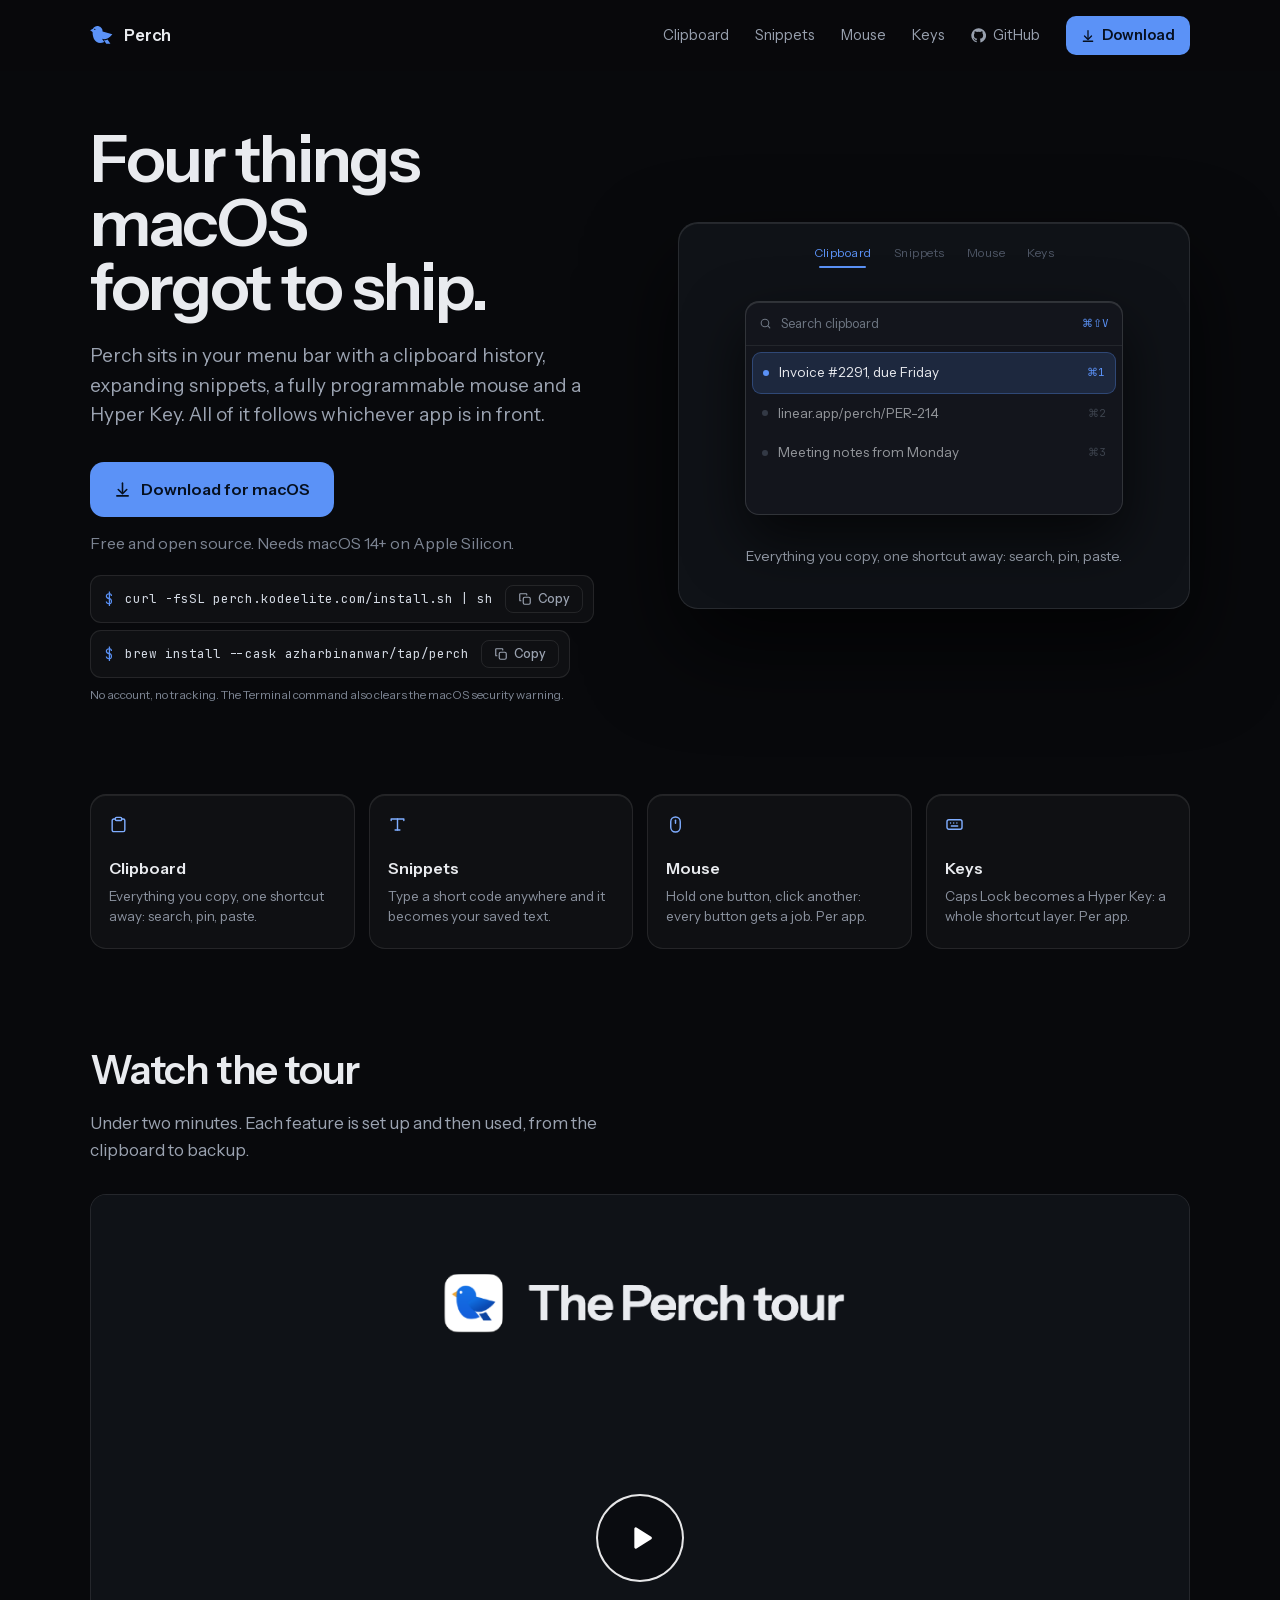
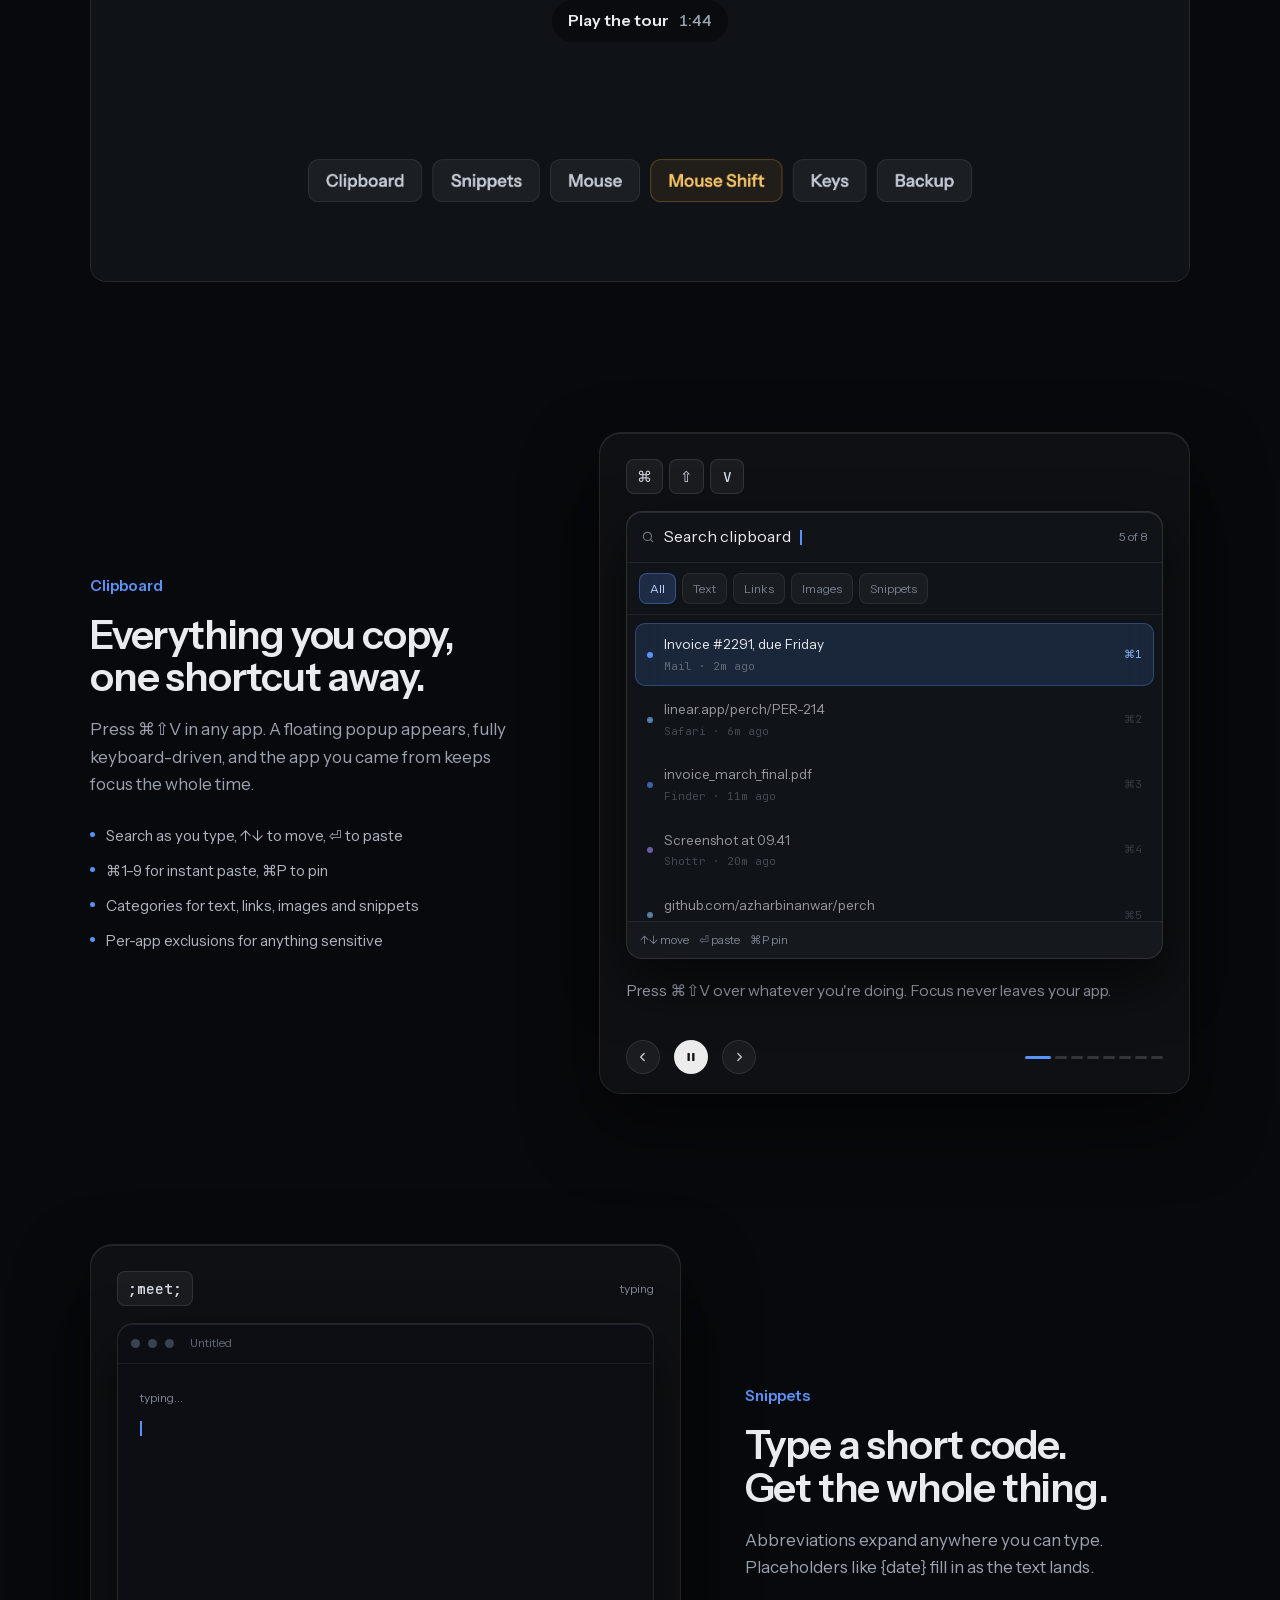
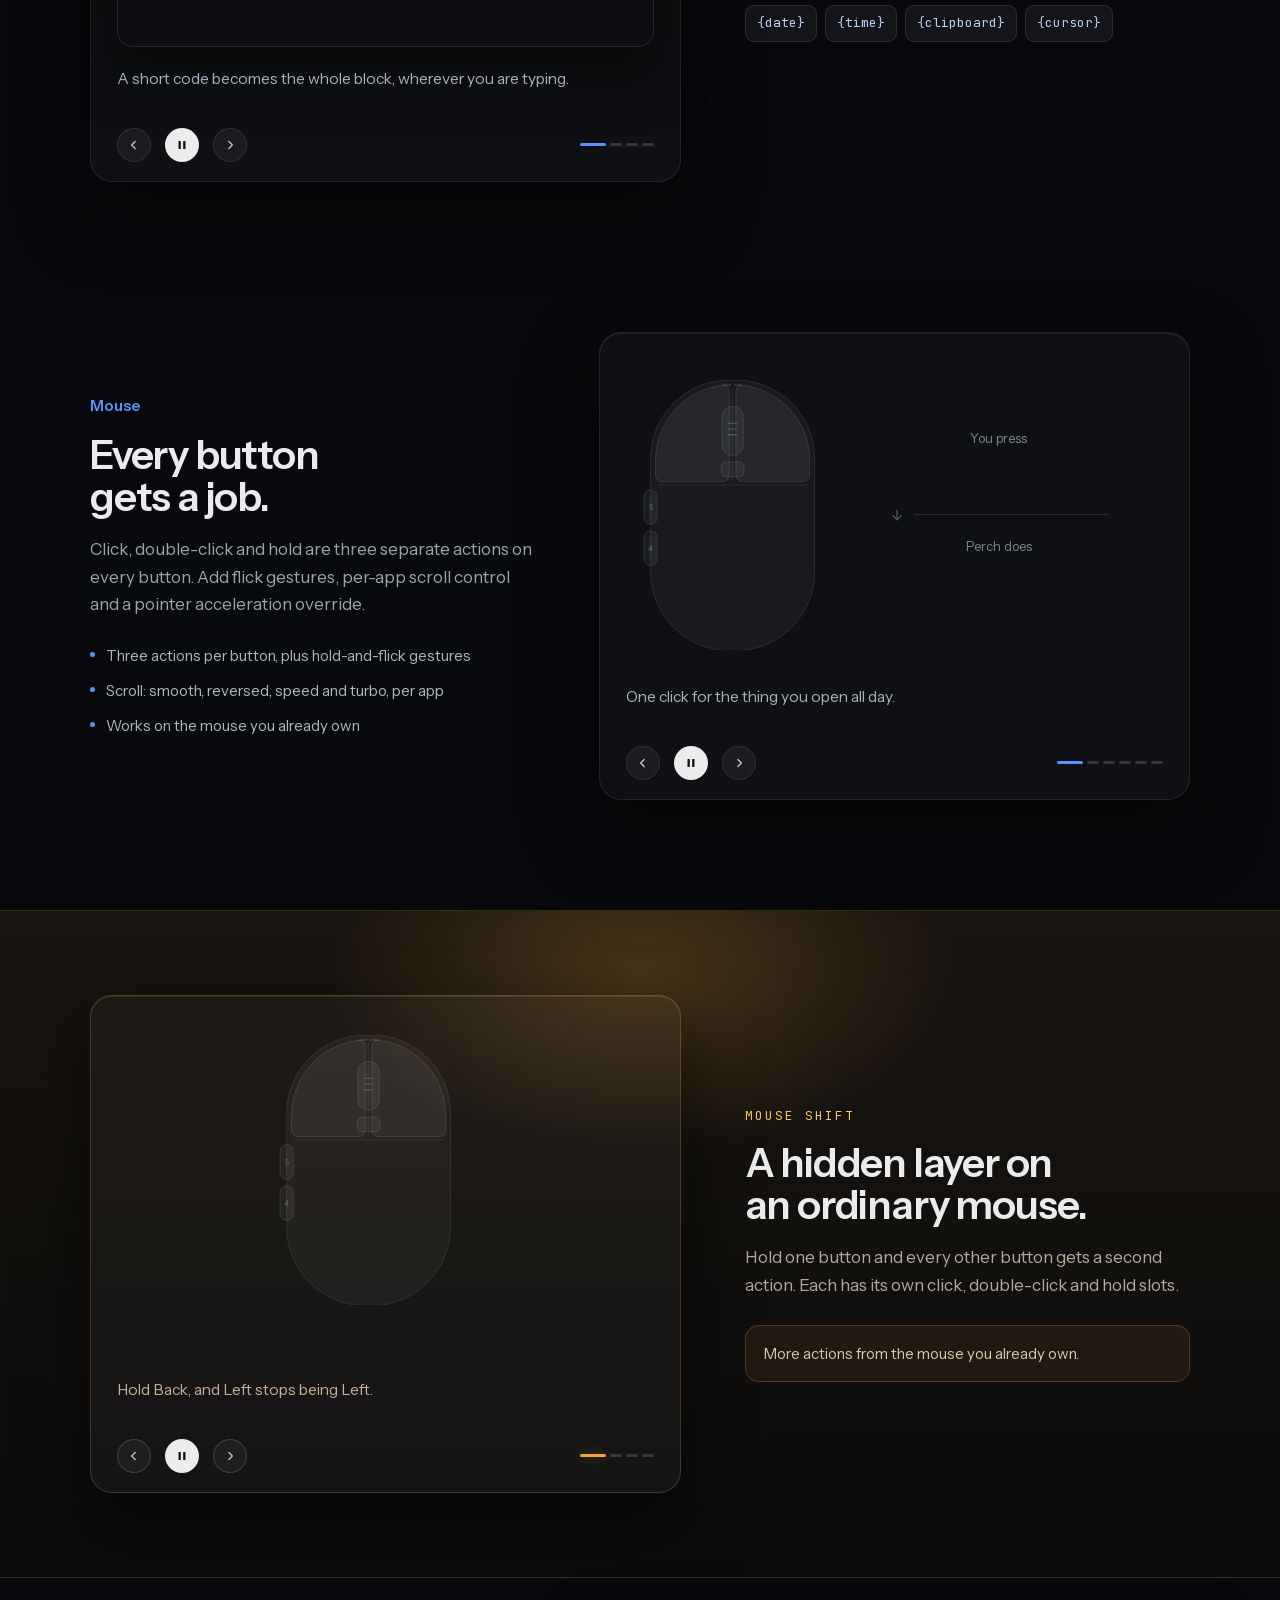
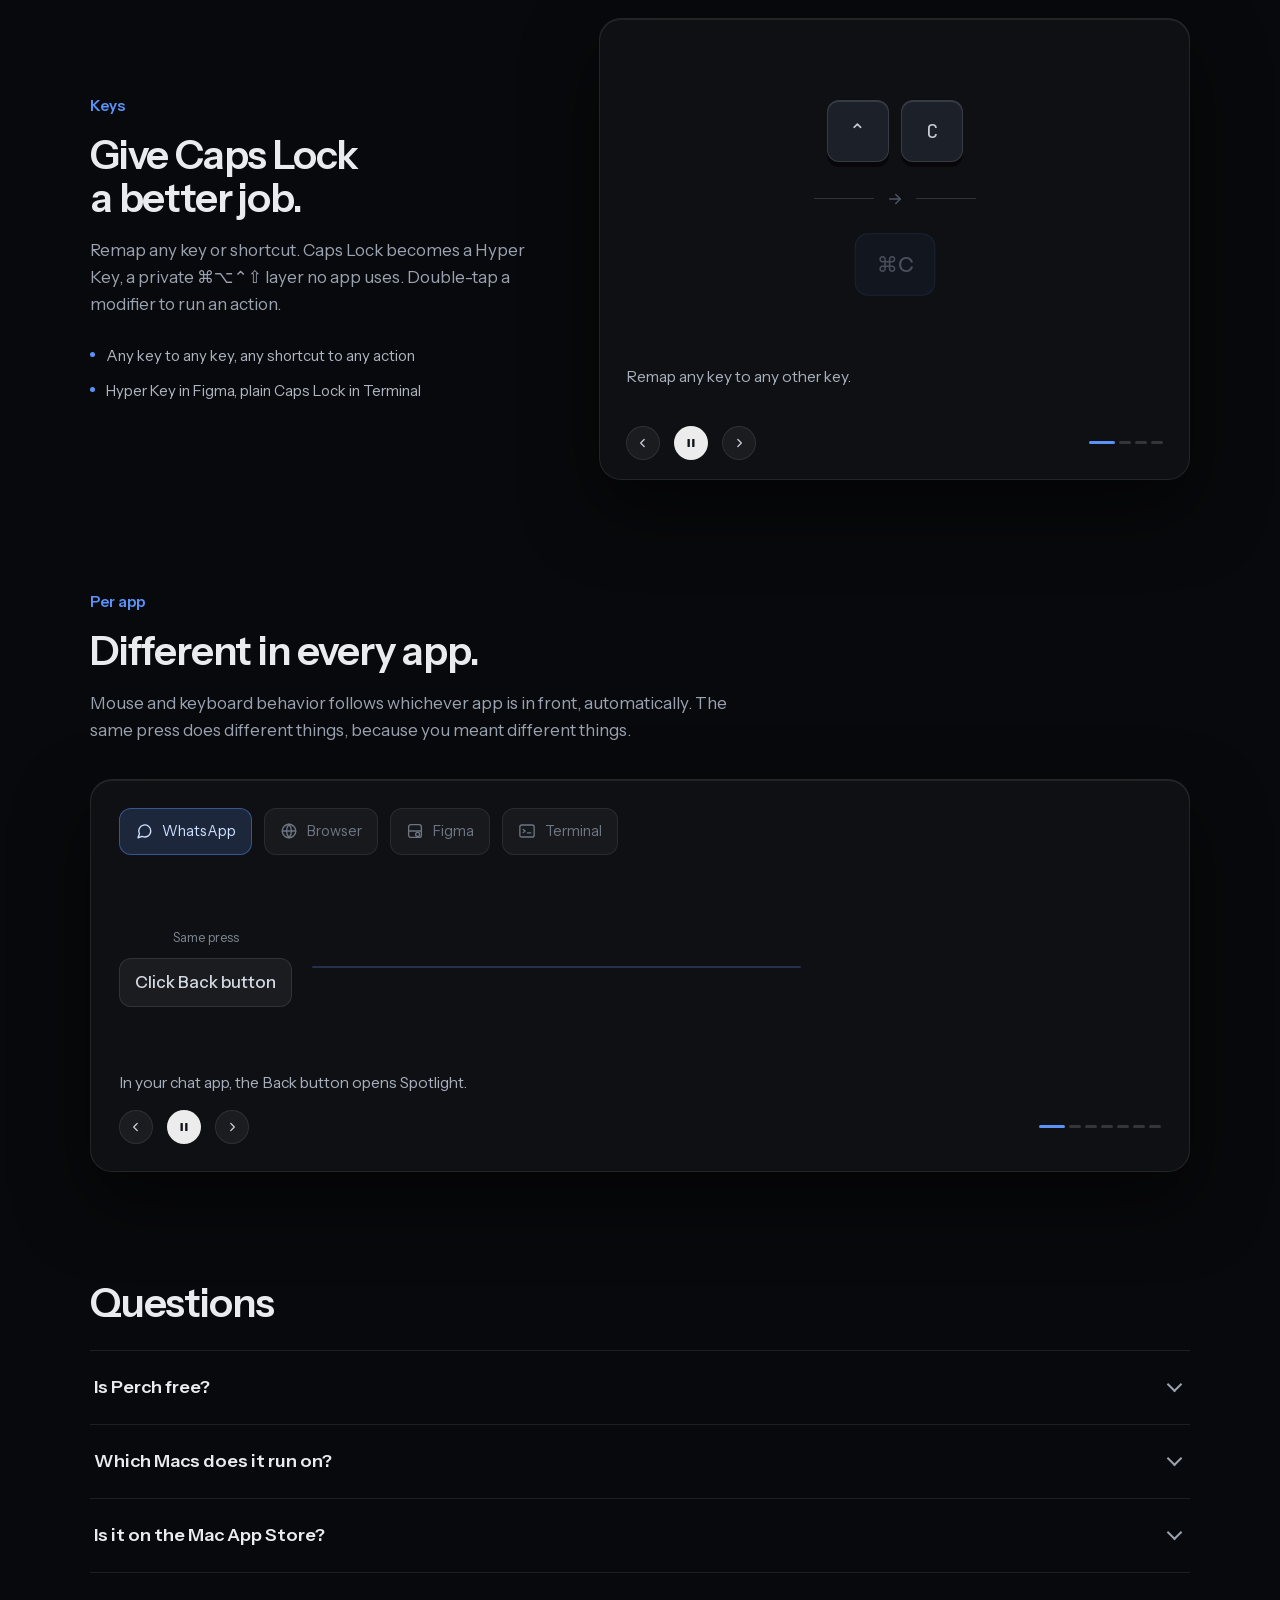
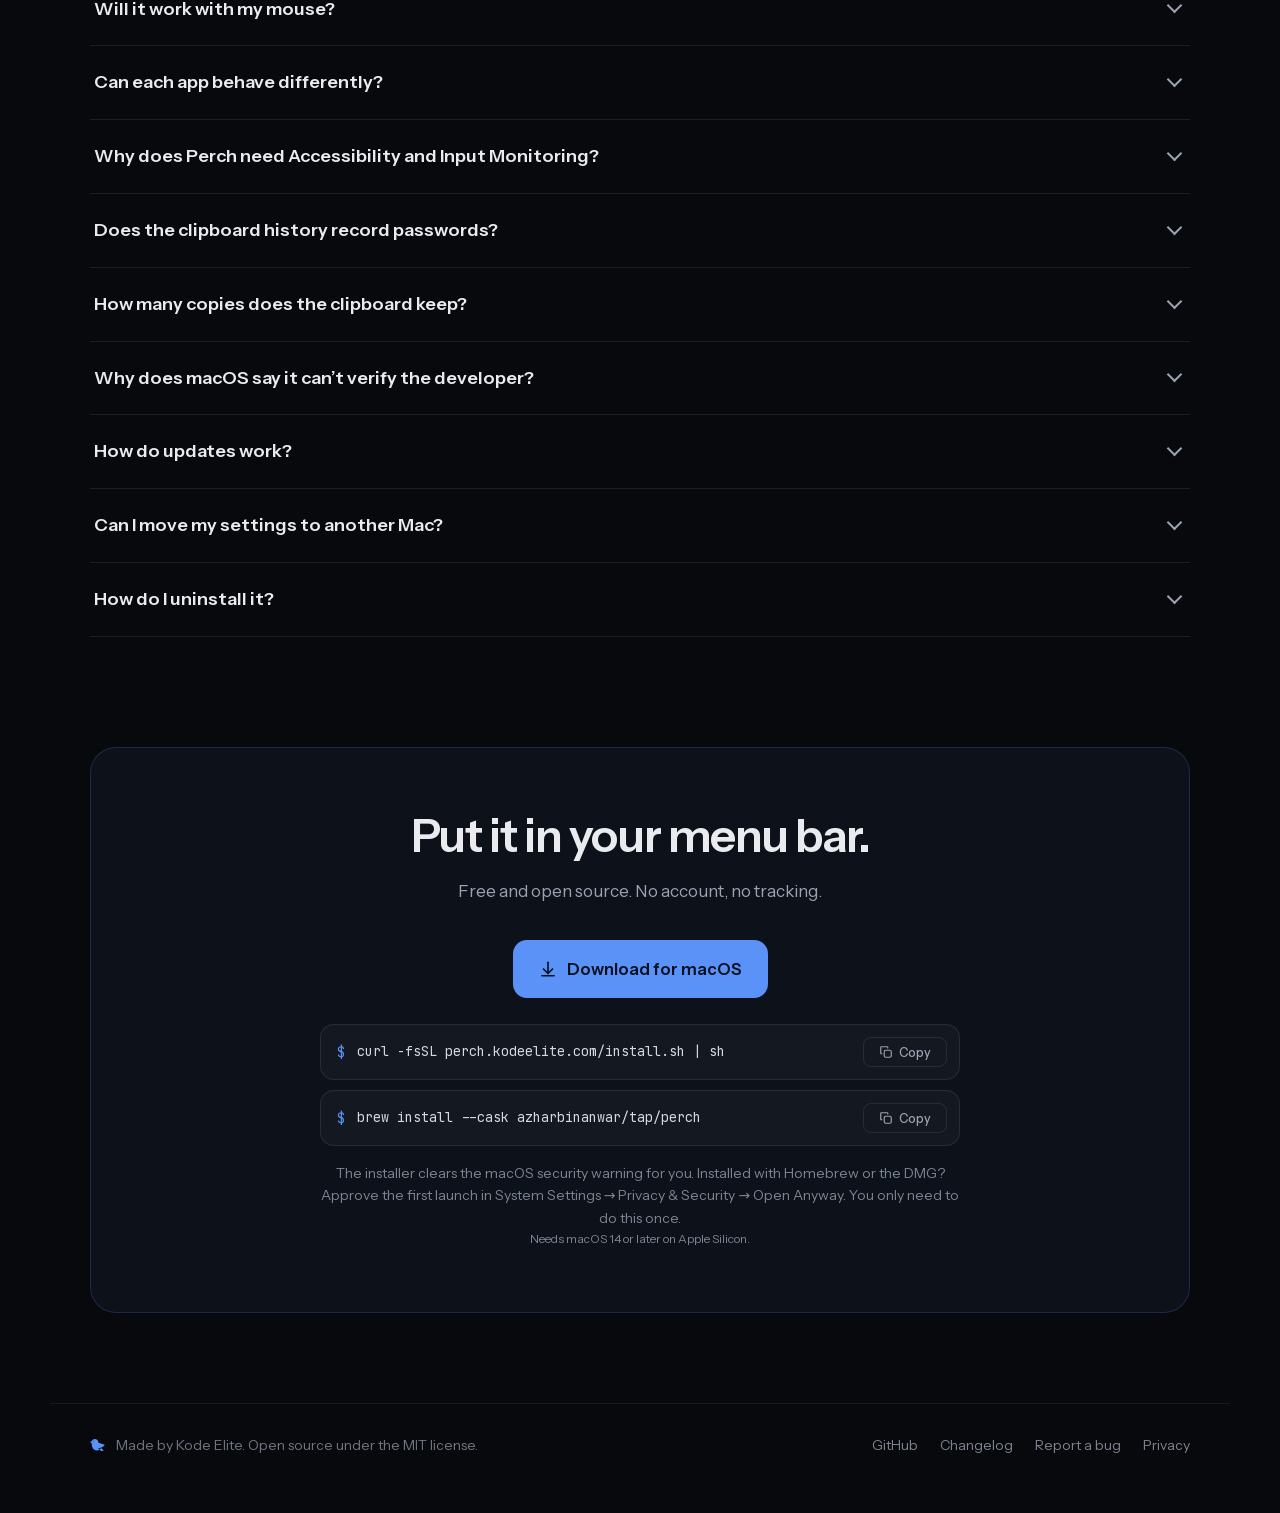
<file: site/index.html>
<!DOCTYPE html>
<html lang="en">
<head>
<meta charset="utf-8">
<meta name="viewport" content="width=device-width, initial-scale=1">
<title>Perch: clipboard manager, snippets, mouse remapper and Hyper Key for Mac</title>
<meta name="description" content="Free, open-source menu-bar app for macOS. Clipboard history on ⇧⌘V, text snippets that expand anywhere, mouse button remapping with Mouse Shift, and a Caps Lock Hyper Key.">
<meta name="robots" content="index, follow, max-image-preview:large">
<meta name="author" content="Kode Elite">
<meta name="theme-color" content="#08090C">
<meta name="color-scheme" content="dark">
<meta name="google-site-verification" content="9KXx56BD5_e1ufjfgeYq_2oIf_5Ki9fo4BRh6LsNshE">
<link rel="canonical" href="https://perch.kodeelite.com/">
<link rel="icon" type="image/svg+xml" href="/favicon.svg">
<link rel="icon" type="image/png" sizes="32x32" href="/favicon-32.png">
<link rel="apple-touch-icon" href="/icon.png">
<link rel="alternate" type="text/plain" title="LLM summary" href="https://perch.kodeelite.com/llms.txt">
<meta property="og:type" content="website">
<meta property="og:site_name" content="Perch">
<meta property="og:locale" content="en_US">
<meta property="og:url" content="https://perch.kodeelite.com/">
<meta property="og:title" content="Perch: clipboard manager, snippets, mouse remapper and Hyper Key for Mac">
<meta property="og:description" content="Free, open-source menu-bar app for macOS. Clipboard history on ⇧⌘V, text snippets that expand anywhere, mouse button remapping with Mouse Shift, and a Caps Lock Hyper Key.">
<meta property="og:image" content="https://perch.kodeelite.com/og.png">
<meta property="og:image:width" content="1200">
<meta property="og:image:height" content="630">
<meta property="og:image:alt" content="Perch: clipboard, snippets, mouse and keys for your Mac. Free and open source.">
<meta property="og:video" content="https://perch.kodeelite.com/perch-tour.mp4">
<meta property="og:video:type" content="video/mp4">
<meta property="og:video:width" content="1280">
<meta property="og:video:height" content="800">
<meta name="twitter:card" content="summary_large_image">
<meta name="twitter:title" content="Perch: clipboard manager, snippets, mouse remapper and Hyper Key for Mac">
<meta name="twitter:description" content="Free, open-source menu-bar app for macOS. Clipboard history on ⇧⌘V, text snippets that expand anywhere, mouse button remapping with Mouse Shift, and a Caps Lock Hyper Key.">
<meta name="twitter:image" content="https://perch.kodeelite.com/og.png">
<meta name="twitter:image:alt" content="Perch: clipboard, snippets, mouse and keys for your Mac. Free and open source.">
<link rel="preload" href="fonts/instrument-sans.woff2" as="font" type="font/woff2" crossorigin>
<link rel="preload" href="fonts/jetbrains-mono.woff2" as="font" type="font/woff2" crossorigin>
<link rel="stylesheet" href="perch.css?v=7">
</head>
<body>

<header class="nav wrap">
  <a class="brand" href="#top">
    <span class="brand-tile">
      <svg width="24" height="19" viewBox="0 0 15 12" fill="#5B92F7" aria-hidden="true"><path d="M12.8202 11.174H10.2078L8.69599 9.00691C8.73341 9.00765 8.77099 9.00819 8.80875 9.00792C9.51761 9.00282 10.2464 8.81861 10.9811 8.46947L12.8202 11.174Z"/><path fill-rule="evenodd" clip-rule="evenodd" d="M1.76128 1.68235C3.58994 -1.45262 8.03084 0.202049 7.8568 3.511L7.85678 3.51108L14.0195 5.20792L13.9306 5.30997C12.139 7.36368 10.354 8.3872 8.80415 8.39837C8.33292 8.40176 7.8865 8.31163 7.47104 8.13087L8.98869 10.042C4.03817 12.2115 1.48744 8.5244 1.56434 3.78064L0.0195312 2.72736L1.75384 1.72678C1.7563 1.71197 1.75877 1.69716 1.76128 1.68235ZM2.96049 1.68241C2.72003 1.68241 2.5251 1.87735 2.5251 2.11781C2.52511 2.35827 2.72003 2.55319 2.96049 2.55319C3.20095 2.55319 3.39588 2.35827 3.39589 2.11781C3.39589 1.87735 3.20095 1.68241 2.96049 1.68241Z"/></svg>
    </span>
    Perch
  </a>
  <nav class="nav-links">
    <a href="#clipboard">Clipboard</a>
    <a href="#snippets">Snippets</a>
    <a href="#mouse">Mouse</a>
    <a href="#keys">Keys</a>
    <a class="nav-gh" href="https://github.com/azharbinanwar/Perch" aria-label="Perch on GitHub"><svg width="15" height="15" viewBox="0 0 24 24" fill="currentColor" aria-hidden="true"><path d="M12 .5a11.5 11.5 0 0 0-3.64 22.41c.58.1.79-.25.79-.56v-2c-3.2.7-3.88-1.37-3.88-1.37-.52-1.33-1.28-1.69-1.28-1.69-1.05-.71.08-.7.08-.7 1.16.08 1.77 1.19 1.77 1.19 1.03 1.77 2.7 1.26 3.36.96.1-.75.4-1.26.73-1.55-2.55-.29-5.24-1.28-5.24-5.68 0-1.25.45-2.28 1.19-3.08-.12-.29-.52-1.46.11-3.05 0 0 .97-.31 3.17 1.18a11 11 0 0 1 5.78 0c2.2-1.49 3.17-1.18 3.17-1.18.63 1.59.23 2.76.11 3.05.74.8 1.19 1.83 1.19 3.08 0 4.41-2.69 5.38-5.26 5.67.41.36.78 1.06.78 2.14v3.17c0 .31.21.67.8.56A11.5 11.5 0 0 0 12 .5Z"/></svg>GitHub</a>
    <a class="nav-cta" href="#get">
      <svg width="14" height="14" viewBox="0 0 24 24" fill="none" stroke="currentColor" stroke-width="2.2" stroke-linecap="round" stroke-linejoin="round"><path d="M12 3v13"/><path d="M6 12l6 6 6-6"/><path d="M4 21h16"/></svg>Download</a>
  </nav>
</header>

<!-- ================= HERO ================= -->
<section class="hero wrap" id="top">
  <div class="hero-copy reveal">
    <h1>Four things macOS<br>forgot to ship.</h1>
    <p class="lede">Perch sits in your menu bar with a clipboard history, expanding snippets, a fully programmable mouse and a Hyper Key. All of it follows whichever app is in front.</p>
    <div class="cta-row">
      <a class="btn-dl" href="https://perch.kodeelite.com/download">
        <svg width="17" height="17" viewBox="0 0 24 24" fill="none" stroke="currentColor" stroke-width="2.2" stroke-linecap="round" stroke-linejoin="round"><path d="M12 3v13"/><path d="M6 12l6 6 6-6"/><path d="M4 21h16"/></svg>Download for macOS</a>
      <span class="dim" id="dl-meta">Free and open source. Needs macOS&nbsp;14+ on Apple&nbsp;Silicon.</span>
    </div>
    <div class="hero-term">
      <button class="term slim" id="hero-cmd" type="button" title="Copy the install command">
        <span class="mono t-prompt">$</span>
        <code class="mono">curl -fsSL perch.kodeelite.com/install.sh | sh</code>
        <span class="t-copy" id="hero-copy"><svg class="i-copy" width="14" height="14" viewBox="0 0 24 24" fill="none" stroke="currentColor" stroke-width="2" stroke-linecap="round" stroke-linejoin="round" aria-hidden="true"><rect x="9" y="9" width="12" height="12" rx="2.5"/><path d="M5 15H4a1 1 0 0 1-1-1V4a1 1 0 0 1 1-1h10a1 1 0 0 1 1 1v1"/></svg><svg class="i-check" width="14" height="14" viewBox="0 0 24 24" fill="none" stroke="currentColor" stroke-width="2.4" stroke-linecap="round" stroke-linejoin="round" aria-hidden="true"><path d="M5 12.5l4.5 4.5L19 7"/></svg><span>Copy</span></span>
      </button>
      <button class="term slim" id="hero-brew" type="button" title="Copy the brew command">
        <span class="mono t-prompt">$</span>
        <code class="mono">brew install --cask azharbinanwar/tap/perch</code>
        <span class="t-copy" id="hero-brew-copy"><svg class="i-copy" width="14" height="14" viewBox="0 0 24 24" fill="none" stroke="currentColor" stroke-width="2" stroke-linecap="round" stroke-linejoin="round" aria-hidden="true"><rect x="9" y="9" width="12" height="12" rx="2.5"/><path d="M5 15H4a1 1 0 0 1-1-1V4a1 1 0 0 1 1-1h10a1 1 0 0 1 1 1v1"/></svg><svg class="i-check" width="14" height="14" viewBox="0 0 24 24" fill="none" stroke="currentColor" stroke-width="2.4" stroke-linecap="round" stroke-linejoin="round" aria-hidden="true"><path d="M5 12.5l4.5 4.5L19 7"/></svg><span>Copy</span></span>
      </button>
      <p class="dim sm">No account, no tracking. The Terminal command also clears the macOS security warning.</p>
    </div>
  </div>

  <div class="hero-visual reveal" data-parallax>
    <div class="hero-stage" id="hero-stage">
      <div class="h-tabs" id="hero-tabs">
        <span data-f="0" class="on">Clipboard</span>
        <span data-f="1">Snippets</span>
        <span data-f="2">Mouse</span>
        <span data-f="3">Keys</span>
      </div>
      <div class="h-scene">
        <div class="h-panel" data-p="0">
          <div class="hp-card" id="h-clip">
            <div class="hp-search">
              <svg width="13" height="13" viewBox="0 0 24 24" fill="none" stroke="currentColor" stroke-width="2" stroke-linecap="round"><circle cx="11" cy="11" r="7"/><path d="M20 20l-3.5-3.5"/></svg>
              Search clipboard
              <span class="mono hp-k right">⌘⇧V</span>
            </div>
            <div class="hp-rows" id="h-clip-rows"></div>
            <div class="hp-pasted" id="h-clip-pasted">pasted into Mail</div>
          </div>
        </div>
        <div class="h-panel" data-p="1">
          <div class="h-note"><span class="h-typed mono" id="h-snip-text"></span><span class="caret"></span></div>
        </div>
        <div class="h-panel" data-p="2">
          <div class="h-mouse" id="h-mouse"></div>
          <span class="h-arrow">
            <svg width="18" height="18" viewBox="0 0 24 24" fill="none" stroke="currentColor" stroke-width="2" stroke-linecap="round" stroke-linejoin="round"><path d="M5 12h14"/><path d="M13 6l6 6-6 6"/></svg>
          </span>
          <div class="chip chip-amber flow-chip h-fired" id="h-mouse-fired"></div>
        </div>
        <div class="h-panel" data-p="3">
          <div class="h-caps">
            <div class="kcap small" id="h-caps-key">Caps Lock</div>
            <div class="kcap" id="h-w-key">W</div>
          </div>
          <span class="h-arrow">
            <svg width="18" height="18" viewBox="0 0 24 24" fill="none" stroke="currentColor" stroke-width="2" stroke-linecap="round" stroke-linejoin="round"><path d="M5 12h14"/><path d="M13 6l6 6-6 6"/></svg>
          </span>
          <div class="chip chip-blue flow-chip h-fired" id="h-keys-fired"></div>
        </div>
      </div>
      <p class="h-cap" id="hero-caption">Everything you copy, one shortcut away: search, pin, paste.</p>
    </div>
  </div>
</section>

<!-- ================= QUAD ================= -->
<section class="quad wrap reveal" data-stagger>
  <a class="qcard" href="#clipboard">
    <svg width="19" height="19" viewBox="0 0 24 24" fill="none" stroke="#7FADFF" stroke-width="1.8" stroke-linecap="round" stroke-linejoin="round"><rect x="8" y="3" width="8" height="4" rx="1.4"/><path d="M16 5h2a2 2 0 0 1 2 2v12a2 2 0 0 1-2 2H6a2 2 0 0 1-2-2V7a2 2 0 0 1 2-2h2"/></svg>
    <div class="q-name">Clipboard</div>
    <div class="q-line">Everything you copy, one shortcut away: search, pin, paste.</div>
  </a>
  <a class="qcard" href="#snippets">
    <svg width="19" height="19" viewBox="0 0 24 24" fill="none" stroke="#7FADFF" stroke-width="1.8" stroke-linecap="round" stroke-linejoin="round"><path d="M4 7V5h16v2"/><path d="M12 5v14"/><path d="M9 19h6"/></svg>
    <div class="q-name">Snippets</div>
    <div class="q-line">Type a short code anywhere and it becomes your saved text.</div>
  </a>
  <a class="qcard" href="#mouse">
    <svg width="19" height="19" viewBox="0 0 24 24" fill="none" stroke="#7FADFF" stroke-width="1.8" stroke-linecap="round" stroke-linejoin="round"><rect x="6" y="2.5" width="12" height="19" rx="6"/><path d="M12 6.5v4"/></svg>
    <div class="q-name">Mouse</div>
    <div class="q-line">Hold one button, click another: every button gets a job. Per app.</div>
  </a>
  <a class="qcard" href="#keys">
    <svg width="19" height="19" viewBox="0 0 24 24" fill="none" stroke="#7FADFF" stroke-width="1.8" stroke-linecap="round" stroke-linejoin="round"><rect x="2.5" y="6" width="19" height="12" rx="2.5"/><path d="M7 10h.01M11 10h.01M15 10h.01M8 14h8"/></svg>
    <div class="q-name">Keys</div>
    <div class="q-line">Caps Lock becomes a Hyper Key: a whole shortcut layer. Per app.</div>
  </a>
</section>

<section id="tour" class="wrap tour">
  <h2>Watch the tour</h2>
  <p class="body">Under two minutes. Each feature is set up and then used, from the clipboard to backup.</p>
  <div class="tour-player">
    <video class="tour-video" controls preload="none" playsinline width="1280" height="800" poster="perch-tour-poster.png">
      <source src="perch-tour.mp4" type="video/mp4">
      <a href="perch-tour.mp4">Watch the Perch tour (MP4)</a>
    </video>
    <button class="tour-play" type="button" aria-label="Play the Perch tour, 1 minute 44 seconds">
      <span class="tp-icon"><svg viewBox="0 0 24 24" fill="currentColor" aria-hidden="true"><path d="M8 5.5v13a1 1 0 0 0 1.52.85l10.4-6.5a1 1 0 0 0 0-1.7l-10.4-6.5A1 1 0 0 0 8 5.5Z"/></svg></span>
      <span class="tp-label">Play the tour<span class="tp-time">1:44</span></span>
    </button>
  </div>
</section>

<!-- ================= CLIPBOARD ================= -->
<section id="clipboard" class="sec wrap">
  <div class="sec-copy reveal">
    <div class="eyebrow">Clipboard</div>
    <h2>Everything you copy,<br>one shortcut away.</h2>
    <p class="body">Press ⌘⇧V in any app. A floating popup appears, fully keyboard-driven, and the app you came from keeps focus the whole time.</p>
    <div class="bullets">
      <div><span class="b-dot"></span>Search as you type, ↑↓ to move, ⏎ to paste</div>
      <div><span class="b-dot"></span>⌘1–9 for instant paste, ⌘P to pin</div>
      <div><span class="b-dot"></span>Categories for text, links, images and snippets</div>
      <div><span class="b-dot"></span>Per-app exclusions for anything sensitive</div>
    </div>
  </div>

  <div class="stage reveal" id="clip-stage">
    <div class="stage-top">
      <div class="chips" id="clip-chips"></div>
      <span class="dim sm" id="clip-label"></span>
    </div>
    <div class="popup">
      <div class="pp-search">
        <svg width="14" height="14" viewBox="0 0 24 24" fill="none" stroke="#6E7683" stroke-width="2" stroke-linecap="round"><circle cx="11" cy="11" r="7"/><path d="M20 20l-3.5-3.5"/></svg>
        <span id="clip-query">Search clipboard</span>
        <span class="caret"></span>
        <span class="dim sm right" id="clip-count"></span>
      </div>
      <div class="pp-cats" id="clip-cats"></div>
      <div class="pp-list" id="clip-list"></div>
      <div class="pp-foot">
        <span>↑↓ move</span><span>⏎ paste</span><span>⌘P pin</span>
        <span class="pp-paste" id="clip-paste"></span>
      </div>
    </div>
    <p class="cap" id="clip-cap"></p>
    <div class="ctl" data-ctl="clip"></div>
  </div>
</section>

<!-- ================= SNIPPETS ================= -->
<section id="snippets" class="sec sec-flip wrap">
  <div class="stage reveal" id="snip-stage">
    <div class="stage-top">
      <span class="chip mono" id="snip-token"></span>
      <span class="dim sm" id="snip-label"></span>
    </div>
    <div class="notepad">
      <div class="np-bar"><span class="tl"></span><span class="tl"></span><span class="tl"></span><span class="np-title">Untitled</span></div>
      <div class="np-body">
        <div class="dim sm">typing…</div>
        <div class="np-typed mono" id="snip-typed"><span id="snip-typed-text"></span><span class="caret"></span></div>
        <div class="np-out" id="snip-out"></div>
        <div class="np-chips" id="snip-chips"></div>
      </div>
    </div>
    <p class="cap" id="snip-cap"></p>
    <div class="ctl" data-ctl="snip"></div>
  </div>
  <div class="sec-copy reveal">
    <div class="eyebrow">Snippets</div>
    <h2>Type a short code.<br>Get the whole thing.</h2>
    <p class="body">Abbreviations expand anywhere you can type. Placeholders like {date} fill in as the text lands.</p>
    <div class="tag-row">
      <span class="tag mono">{date}</span>
      <span class="tag mono">{time}</span>
      <span class="tag mono">{clipboard}</span>
      <span class="tag mono">{cursor}</span>
    </div>
  </div>
</section>

<!-- ================= MOUSE ================= -->
<section id="mouse" class="sec wrap">
  <div class="sec-copy reveal">
    <div class="eyebrow">Mouse</div>
    <h2>Every button<br>gets a job.</h2>
    <p class="body">Click, double-click and hold are three separate actions on every button. Add flick gestures, per-app scroll control and a pointer acceleration override.</p>
    <div class="bullets">
      <div><span class="b-dot"></span>Three actions per button, plus hold-and-flick gestures</div>
      <div><span class="b-dot"></span>Scroll: smooth, reversed, speed and turbo, per app</div>
      <div><span class="b-dot"></span>Works on the mouse you already own</div>
    </div>
  </div>

  <div class="stage reveal" id="mouse-stage">
    <div class="m-grid">
      <div class="m-col" id="mouse-diagram"></div>
      <div class="flow">
        <div class="flow-k">You press</div>
        <div class="chip flow-chip" id="mouse-press"></div>
        <div class="flow-arrow">
          <svg width="16" height="16" viewBox="0 0 24 24" fill="none" stroke="currentColor" stroke-width="2" stroke-linecap="round" stroke-linejoin="round"><path d="M12 5v14"/><path d="M6 13l6 6 6-6"/></svg>
          <span class="flow-line"></span>
        </div>
        <div class="flow-k">Perch does</div>
        <div class="chip chip-blue flow-chip" id="mouse-out"></div>
      </div>
    </div>
    <p class="cap" id="mouse-cap"></p>
    <div class="ctl" data-ctl="mouse"></div>
  </div>
</section>

<!-- ================= MOUSE SHIFT ================= -->
<section class="shift-band" id="shift">
  <div class="sec sec-flip wrap">
    <div class="stage stage-amber reveal" id="shift-stage">
      <div class="shift-row">
        <div class="shift-col">
          <div class="m-col" id="shift-diagram"></div>
          <div class="chip chip-amber flow-chip s-combo" id="shift-combo"></div>
        </div>
        <span class="s-arrow">
          <svg width="20" height="20" viewBox="0 0 24 24" fill="none" stroke="currentColor" stroke-width="2" stroke-linecap="round" stroke-linejoin="round"><path d="M5 12h14"/><path d="M13 6l6 6-6 6"/></svg>
        </span>
        <div class="chip chip-amber s-fired" id="shift-out"></div>
      </div>
      <p class="cap cap-amber" id="shift-cap"></p>
      <div class="ctl" data-ctl="shift"></div>
    </div>
    <div class="sec-copy reveal">
      <div class="eyebrow mono amber-t">Mouse Shift</div>
      <h2>A hidden layer on<br>an ordinary mouse.</h2>
      <p class="body warm">Hold one button and every other button gets a second action. Each has its own click, double-click and hold slots.</p>
      <div class="amber-note">More actions from the mouse you already own.</div>
    </div>
  </div>
</section>

<!-- ================= KEYS ================= -->
<section id="keys" class="sec wrap">
  <div class="sec-copy reveal">
    <div class="eyebrow">Keys</div>
    <h2>Give Caps Lock<br>a better job.</h2>
    <p class="body">Remap any key or shortcut. Caps Lock becomes a Hyper Key, a private ⌘⌥⌃⇧ layer no app uses. Double-tap a modifier to run an action.</p>
    <div class="bullets">
      <div><span class="b-dot"></span>Any key to any key, any shortcut to any action</div>
      <div><span class="b-dot"></span>Hyper Key in Figma, plain Caps Lock in Terminal</div>
    </div>
  </div>

  <div class="stage reveal" id="keys-stage">
    <div class="k-grid">
      <div class="k-caps" id="keys-caps"></div>
      <div class="k-arrow">
        <span class="k-line l"></span>
        <svg width="18" height="18" viewBox="0 0 24 24" fill="none" stroke="currentColor" stroke-width="2" stroke-linecap="round" stroke-linejoin="round"><path d="M5 12h14"/><path d="M13 6l6 6-6 6"/></svg>
        <span class="k-line r"></span>
      </div>
      <div class="k-out-slot"><div class="k-out" id="keys-out"></div></div>
    </div>
    <p class="cap" id="keys-cap"></p>
    <div class="ctl" data-ctl="keysd"></div>
  </div>
</section>

<!-- ================= PER APP ================= -->
<section id="perapp" class="wrap perapp">
  <div class="perapp-head reveal">
    <div class="eyebrow">Per app</div>
    <h2>Different in every app.</h2>
    <p class="body">Mouse and keyboard behavior follows whichever app is in front, automatically. The same press does different things, because you meant different things.</p>
  </div>

  <div class="stage reveal" id="apps-stage">
    <div class="tiles" id="apps-tiles">
      <div class="tile" data-app="0">
        <svg width="18" height="18" viewBox="0 0 24 24" fill="none" stroke="currentColor" stroke-width="1.8" stroke-linecap="round" stroke-linejoin="round"><path d="M21 12a8 8 0 0 1-11.6 7.1L4 21l1.9-5.4A8 8 0 1 1 21 12z"/></svg>
        <span>WhatsApp</span>
      </div>
      <div class="tile" data-app="1">
        <svg width="18" height="18" viewBox="0 0 24 24" fill="none" stroke="currentColor" stroke-width="1.8" stroke-linecap="round" stroke-linejoin="round"><circle cx="12" cy="12" r="9"/><path d="M3 12h18"/><path d="M12 3a14 14 0 0 0 0 18a14 14 0 0 0 0-18"/></svg>
        <span>Browser</span>
      </div>
      <div class="tile" data-app="2">
        <svg width="18" height="18" viewBox="0 0 24 24" fill="none" stroke="currentColor" stroke-width="1.8" stroke-linecap="round" stroke-linejoin="round"><rect x="3.5" y="3.5" width="17" height="17" rx="3"/><path d="M3.5 12h17"/><circle cx="15.5" cy="16.5" r="2.6"/></svg>
        <span>Figma</span>
      </div>
      <div class="tile" data-app="3">
        <svg width="18" height="18" viewBox="0 0 24 24" fill="none" stroke="currentColor" stroke-width="1.8" stroke-linecap="round" stroke-linejoin="round"><rect x="2.5" y="4" width="19" height="16" rx="2.5"/><path d="M7 10l2.5 2L7 14"/><path d="M12.5 14.5H17"/></svg>
        <span>Terminal</span>
      </div>
    </div>

    <div class="pa-scene">
      <div class="pa-press">
        <div class="flow-k">Same press</div>
        <div class="chip flow-chip show" id="apps-press"></div>
      </div>
      <div class="pa-wire"><span class="pa-signal" id="apps-signal"></span></div>
      <div class="pa-window" id="apps-window">
        <div class="pa-titlebar">
          <span class="tl"></span><span class="tl"></span><span class="tl"></span>
          <span class="pa-app" id="apps-appicon"></span>
          <span class="pa-name" id="apps-appname"></span>
          <span class="pa-front">Front</span>
        </div>
        <div class="pa-body">
          <div class="chip chip-blue flow-chip" id="apps-out"></div>
        </div>
      </div>
    </div>

    <p class="cap" id="apps-cap"></p>
    <div class="ctl" data-ctl="apps"></div>
  </div>
</section>

<!-- ================= GET ================= -->
<section id="faq" class="wrap faq">
  <h2>Questions</h2>
  <div class="faq-list">
    <details class="faq-item">
      <summary>Is Perch free?</summary>
      <div class="faq-body"><p>Yes. Perch is free and open source under the MIT license. There’s no account, subscription, ads or tracking.</p></div>
    </details>
    <details class="faq-item">
      <summary>Which Macs does it run on?</summary>
      <div class="faq-body"><p>macOS 14 Sonoma or later, on Apple Silicon Macs. Intel Macs aren’t supported.</p></div>
    </details>
    <details class="faq-item">
      <summary>Is it on the Mac App Store?</summary>
      <div class="faq-body"><p>No. Perch needs system access the App Store sandbox doesn’t allow. Get it from this site, the Terminal command or Homebrew.</p></div>
    </details>
    <details class="faq-item">
      <summary>Will it work with my mouse?</summary>
      <div class="faq-body"><p>Yes, with any mouse your Mac sees. Click Scan buttons in the Mouse tab to detect every button, including the extra ones. Your trackpad settings aren’t touched.</p></div>
    </details>
    <details class="faq-item">
      <summary>Can each app behave differently?</summary>
      <div class="faq-body"><p>Yes. Mouse and Keys start with an All apps profile, and you can add a profile for any app. Perch switches to it automatically when that app comes to the front.</p></div>
    </details>
    <details class="faq-item">
      <summary>Why does Perch need Accessibility and Input Monitoring?</summary>
      <div class="faq-body"><p>Perch reads your mouse buttons and keys and sends new ones, which macOS only allows with these two permissions. Everything stays on your Mac, and the source code is on GitHub for anyone to check.</p></div>
    </details>
    <details class="faq-item">
      <summary>Does the clipboard history record passwords?</summary>
      <div class="faq-body"><p>No. Perch skips passwords and anything apps mark as sensitive, and you can exclude any app from recording.</p></div>
    </details>
    <details class="faq-item">
      <summary>How many copies does the clipboard keep?</summary>
      <div class="faq-body"><p>The popup keeps your last 50 copies and the menu bar shows 10. You can change both, pin favourites to the top, and clear the history on a schedule.</p></div>
    </details>
    <details class="faq-item">
      <summary>Why does macOS say it can’t verify the developer?</summary>
      <div class="faq-body"><p>Perch isn’t notarized yet. The Terminal installer clears the macOS security warning for you. If you install with Homebrew or the DMG, open System Settings → Privacy &amp; Security and click Open Anyway. You only need to do this once.</p></div>
    </details>
    <details class="faq-item">
      <summary>How do updates work?</summary>
      <div class="faq-body"><p>Perch checks GitHub for a new version once a day, verifies the download’s checksum and opens it for you. Homebrew users can run <code>brew upgrade --cask perch</code>.</p></div>
    </details>
    <details class="faq-item">
      <summary>Can I move my settings to another Mac?</summary>
      <div class="faq-body"><p>Yes. General → Backup exports everything to one file. Drop it on Perch on the other Mac and pick which sections to bring in.</p></div>
    </details>
    <details class="faq-item">
      <summary>How do I uninstall it?</summary>
      <div class="faq-body"><p>Quit Perch and move it from Applications to the Trash. With Homebrew, run <code>brew uninstall --cask --zap perch</code>, which also removes its settings.</p></div>
    </details>
  </div>
</section>

<section id="get" class="wrap get">
  <div class="get-card reveal">
    <h2>Put it in your menu bar.</h2>
    <p class="body center">Free and open source. No account, no tracking.</p>
    <a class="btn-dl big" href="https://perch.kodeelite.com/download">
      <svg width="18" height="18" viewBox="0 0 24 24" fill="none" stroke="currentColor" stroke-width="2.2" stroke-linecap="round" stroke-linejoin="round"><path d="M12 3v13"/><path d="M6 12l6 6 6-6"/><path d="M4 21h16"/></svg>Download for macOS</a>
    <div class="term-wrap">
      <div class="term">
        <span class="mono t-prompt">$</span>
        <code class="mono">curl -fsSL perch.kodeelite.com/install.sh | sh</code>
        <button class="t-copy" id="copy-btn" type="button"><svg class="i-copy" width="14" height="14" viewBox="0 0 24 24" fill="none" stroke="currentColor" stroke-width="2" stroke-linecap="round" stroke-linejoin="round" aria-hidden="true"><rect x="9" y="9" width="12" height="12" rx="2.5"/><path d="M5 15H4a1 1 0 0 1-1-1V4a1 1 0 0 1 1-1h10a1 1 0 0 1 1 1v1"/></svg><svg class="i-check" width="14" height="14" viewBox="0 0 24 24" fill="none" stroke="currentColor" stroke-width="2.4" stroke-linecap="round" stroke-linejoin="round" aria-hidden="true"><path d="M5 12.5l4.5 4.5L19 7"/></svg><span>Copy</span></button>
      </div>
      <div class="term" style="margin-top:10px">
        <span class="mono t-prompt">$</span>
        <code class="mono">brew install --cask azharbinanwar/tap/perch</code>
        <button class="t-copy" id="copy-brew" type="button"><svg class="i-copy" width="14" height="14" viewBox="0 0 24 24" fill="none" stroke="currentColor" stroke-width="2" stroke-linecap="round" stroke-linejoin="round" aria-hidden="true"><rect x="9" y="9" width="12" height="12" rx="2.5"/><path d="M5 15H4a1 1 0 0 1-1-1V4a1 1 0 0 1 1-1h10a1 1 0 0 1 1 1v1"/></svg><svg class="i-check" width="14" height="14" viewBox="0 0 24 24" fill="none" stroke="currentColor" stroke-width="2.4" stroke-linecap="round" stroke-linejoin="round" aria-hidden="true"><path d="M5 12.5l4.5 4.5L19 7"/></svg><span>Copy</span></button>
      </div>
      <p class="fineprint">The installer clears the macOS security warning for you. Installed with Homebrew or the DMG? Approve the first launch in System Settings → Privacy &amp; Security → Open Anyway. You only need to do this once.</p>
    </div>
    <div class="dim sm">Needs macOS 14 or later on Apple Silicon.</div>
  </div>
</section>

<footer class="wrap footer">
  <div class="f-left">
    <svg width="16" height="13" viewBox="0 0 15 12" fill="#5B92F7"><path d="M12.8202 11.174H10.2078L8.69599 9.00691C8.73341 9.00765 8.77099 9.00819 8.80875 9.00792C9.51761 9.00282 10.2464 8.81861 10.9811 8.46947L12.8202 11.174Z"/><path fill-rule="evenodd" clip-rule="evenodd" d="M1.76128 1.68235C3.58994 -1.45262 8.03084 0.202049 7.8568 3.511L7.85678 3.51108L14.0195 5.20792L13.9306 5.30997C12.139 7.36368 10.354 8.3872 8.80415 8.39837C8.33292 8.40176 7.8865 8.31163 7.47104 8.13087L8.98869 10.042C4.03817 12.2115 1.48744 8.5244 1.56434 3.78064L0.0195312 2.72736L1.75384 1.72678C1.7563 1.71197 1.75877 1.69716 1.76128 1.68235ZM2.96049 1.68241C2.72003 1.68241 2.5251 1.87735 2.5251 2.11781C2.52511 2.35827 2.72003 2.55319 2.96049 2.55319C3.20095 2.55319 3.39588 2.35827 3.39589 2.11781C3.39589 1.87735 3.20095 1.68241 2.96049 1.68241Z"/></svg>
    Made by Kode Elite. Open source under the MIT license.
  </div>
  <nav class="f-right" aria-label="Footer">
    <a class="dim" href="https://github.com/azharbinanwar/Perch">GitHub</a>
    <a class="dim" href="https://github.com/azharbinanwar/Perch/releases">Changelog</a>
    <a class="dim" href="https://github.com/azharbinanwar/Perch/issues/new">Report a bug</a>
    <a class="dim" href="privacy.html">Privacy</a>
  </nav>
</footer>

<script type="application/ld+json">
{
  "@context": "https://schema.org",
  "@type": "SoftwareApplication",
  "name": "Perch",
  "operatingSystem": "macOS 14.0 or later",
  "applicationCategory": "UtilitiesApplication",
  "applicationSubCategory": "Productivity",
  "description": "Free, open-source menu-bar app for macOS. Clipboard history on ⇧⌘V, text snippets that expand anywhere, mouse button remapping with Mouse Shift, and a Caps Lock Hyper Key.",
  "url": "https://perch.kodeelite.com/",
  "downloadUrl": "https://perch.kodeelite.com/download",
  "installUrl": "https://perch.kodeelite.com/download",
  "image": "https://perch.kodeelite.com/og.png",
  "screenshot": "https://perch.kodeelite.com/perch-tour.png",
  "license": "https://opensource.org/licenses/MIT",
  "isAccessibleForFree": true,
  "offers": {
    "@type": "Offer",
    "price": "0",
    "priceCurrency": "USD"
  },
  "featureList": [
    "Clipboard history with search, pins and categories",
    "Text snippets with date, time, clipboard and cursor placeholders",
    "Mouse button remapping per app",
    "Mouse Shift: a second action layer for every button",
    "Key and shortcut remapping per app",
    "Caps Lock Hyper Key and double-tap modifiers",
    "Backup export and import"
  ],
  "sameAs": [
    "https://github.com/azharbinanwar/Perch"
  ],
  "author": {
    "@type": "Organization",
    "name": "Kode Elite",
    "url": "https://perch.kodeelite.com/"
  }
}
</script>
<script type="application/ld+json">
{
  "@context": "https://schema.org",
  "@type": "FAQPage",
  "mainEntity": [
    {
      "@type": "Question",
      "name": "Is Perch free?",
      "acceptedAnswer": {
        "@type": "Answer",
        "text": "Yes. Perch is free and open source under the MIT license. There's no account, subscription, ads or tracking."
      }
    },
    {
      "@type": "Question",
      "name": "Which Macs does it run on?",
      "acceptedAnswer": {
        "@type": "Answer",
        "text": "macOS 14 Sonoma or later, on Apple Silicon Macs. Intel Macs aren't supported."
      }
    },
    {
      "@type": "Question",
      "name": "Is it on the Mac App Store?",
      "acceptedAnswer": {
        "@type": "Answer",
        "text": "No. Perch needs system access the App Store sandbox doesn't allow. Get it from this site, the Terminal command or Homebrew."
      }
    },
    {
      "@type": "Question",
      "name": "Will it work with my mouse?",
      "acceptedAnswer": {
        "@type": "Answer",
        "text": "Yes, with any mouse your Mac sees. Click Scan buttons in the Mouse tab to detect every button, including the extra ones. Your trackpad settings aren't touched."
      }
    },
    {
      "@type": "Question",
      "name": "Can each app behave differently?",
      "acceptedAnswer": {
        "@type": "Answer",
        "text": "Yes. Mouse and Keys start with an All apps profile, and you can add a profile for any app. Perch switches to it automatically when that app comes to the front."
      }
    },
    {
      "@type": "Question",
      "name": "Why does Perch need Accessibility and Input Monitoring?",
      "acceptedAnswer": {
        "@type": "Answer",
        "text": "Perch reads your mouse buttons and keys and sends new ones, which macOS only allows with these two permissions. Everything stays on your Mac, and the source code is on GitHub for anyone to check."
      }
    },
    {
      "@type": "Question",
      "name": "Does the clipboard history record passwords?",
      "acceptedAnswer": {
        "@type": "Answer",
        "text": "No. Perch skips passwords and anything apps mark as sensitive, and you can exclude any app from recording."
      }
    },
    {
      "@type": "Question",
      "name": "How many copies does the clipboard keep?",
      "acceptedAnswer": {
        "@type": "Answer",
        "text": "The popup keeps your last 50 copies and the menu bar shows 10. You can change both, pin favourites to the top, and clear the history on a schedule."
      }
    },
    {
      "@type": "Question",
      "name": "Why does macOS say it can't verify the developer?",
      "acceptedAnswer": {
        "@type": "Answer",
        "text": "Perch isn't notarized yet. The Terminal installer clears the macOS security warning for you. If you install with Homebrew or the DMG, open System Settings → Privacy & Security and click Open Anyway. You only need to do this once."
      }
    },
    {
      "@type": "Question",
      "name": "How do updates work?",
      "acceptedAnswer": {
        "@type": "Answer",
        "text": "Perch checks GitHub for a new version once a day, verifies the download's checksum and opens it for you. Homebrew users can run brew upgrade --cask perch."
      }
    },
    {
      "@type": "Question",
      "name": "Can I move my settings to another Mac?",
      "acceptedAnswer": {
        "@type": "Answer",
        "text": "Yes. General → Backup exports everything to one file. Drop it on Perch on the other Mac and pick which sections to bring in."
      }
    },
    {
      "@type": "Question",
      "name": "How do I uninstall it?",
      "acceptedAnswer": {
        "@type": "Answer",
        "text": "Quit Perch and move it from Applications to the Trash. With Homebrew, run brew uninstall --cask --zap perch, which also removes its settings."
      }
    }
  ]
}
</script>
<script type="application/ld+json">
{
  "@context": "https://schema.org",
  "@type": "VideoObject",
  "name": "Perch tour",
  "description": "Every Perch feature, set up and then used.",
  "thumbnailUrl": "https://perch.kodeelite.com/perch-tour.png",
  "contentUrl": "https://perch.kodeelite.com/perch-tour.mp4",
  "uploadDate": "2026-11-11",
  "duration": "PT1M44S"
}
</script>
<script src="demo.js?v=7"></script>
</body>
</html>
</file>
<file: site/perch.css>
@font-face { font-family: "Instrument Sans"; font-style: normal; font-weight: 400 700; font-display: swap; src: url("fonts/instrument-sans.woff2") format("woff2"); }
@font-face { font-family: "Instrument Sans"; font-style: italic; font-weight: 400; font-display: swap; src: url("fonts/instrument-sans-italic.woff2") format("woff2"); }
@font-face { font-family: "JetBrains Mono"; font-style: normal; font-weight: 400 500; font-display: swap; src: url("fonts/jetbrains-mono.woff2") format("woff2"); }

/* Perch landing — Instrument Sans/Serif + JetBrains Mono, deep-space blue, orange = Mouse Shift only.
   Every demo stage is FIXED-SIZE: scenes change inside, the frame never moves. */

:root {
  --bg: #08090C;
  --ink: #E9EBEF;
  --mut: #9BA3B1;
  --dim: #7C8492;
  --blue: #5B92F7;
  --blue-hi: #B6D0FF;
  --amber: #F0A836;
  --amber-hi: #F6C468;
  --line: rgba(255, 255, 255, 0.09);
  --card: rgba(255, 255, 255, 0.03);
  --sans: "Instrument Sans", system-ui, sans-serif;
  --serif: "Instrument Serif", Georgia, serif;
  --mono: "JetBrains Mono", ui-monospace, monospace;
}

* { margin: 0; padding: 0; box-sizing: border-box; }
html { scroll-behavior: smooth; background: var(--bg); overflow-x: hidden; overflow-x: clip; }
body {
  font-family: var(--sans);
  color: var(--ink);
  background: transparent;
  line-height: 1.6;
  overflow-x: hidden;
  overflow-x: clip;
  -webkit-font-smoothing: antialiased;
  text-wrap: pretty;
}
a { color: #8CB6FF; text-decoration: none; }
button { font-family: inherit; cursor: pointer; }
:focus-visible { outline: 2px solid var(--blue); outline-offset: 3px; border-radius: 8px; }

.wrap { max-width: 1180px; margin: 0 auto; padding-left: 40px; padding-right: 40px; }
/* grid/flex children may shrink below their content's natural width (the nowrap
   curl command otherwise forces the whole hero column past small screens) */
.hero > *, .sec > *, .quad > *, .hero-term, .hero-term > * { min-width: 0; max-width: 100%; }
.mono { font-family: var(--mono); }
.dim { color: var(--dim); }
.sm { font-size: 12px; }
.ink { color: var(--ink); }
.strong { color: #C6CCD6; font-weight: 500; }
.right { margin-left: auto; }

@keyframes caret { 0%, 49% { opacity: 1; } 50%, 100% { opacity: 0; } }
.caret { display: inline-block; width: 1.5px; height: 15px; vertical-align: -2px; background: var(--blue); animation: caret 1.1s step-end infinite; }

/* ---------- reveal / stagger ---------- */

/* only the hero animates in; everything below is simply there */
.hero .reveal { opacity: 0; transform: translateY(16px); transition: opacity 0.7s cubic-bezier(0.2, 0.7, 0.3, 1), transform 0.7s cubic-bezier(0.2, 0.7, 0.3, 1); }
.hero .reveal.in { opacity: 1; transform: none; }
.hero .reveal + .reveal { transition-delay: 0.12s; }

/* ---------- nav ---------- */

.nav {
  display: flex; align-items: center; justify-content: space-between; gap: 20px; padding-top: 16px; padding-bottom: 16px;
  position: sticky; top: 0; z-index: 50; transition: transform 0.3s cubic-bezier(0.2, 0.7, 0.3, 1);
}
/* full-width bar behind the centred header */
.nav::before {
  content: ""; position: absolute; inset: 0 calc(50% - 50vw); z-index: -1;
  background: rgba(8, 9, 12, 0.88); border-bottom: 1px solid transparent; transition: border-color 0.2s;
}
.nav.scrolled::before { border-bottom-color: var(--line); }
.nav.hide { transform: translateY(-100%); }
.nav:focus-within { transform: none; }
section[id] { scroll-margin-top: 84px; }
.brand { display: flex; align-items: center; gap: 10px; font-size: 16.5px; font-weight: 600; letter-spacing: -0.01em; color: var(--ink); }
.brand-tile { display: grid; place-items: center; }
.nav-links { display: flex; align-items: center; gap: 26px; font-size: 14.5px; }
.nav-links > a { color: #98A0AE; transition: color 0.15s; }
.nav-links > a:hover { color: var(--ink); }
.nav-cta {
  display: inline-flex; align-items: center; gap: 7px; padding: 8px 15px; border-radius: 10px;
  background: var(--blue); color: #07101F !important; font-weight: 600;
  transition: background 0.15s;
}
.nav-cta:hover { background: #7BA7F9; }

/* ---------- hero ---------- */

.hero { position: relative; z-index: 4; display: grid; grid-template-columns: 1.02fr 0.98fr; gap: 56px; align-items: center; padding-top: 56px; padding-bottom: 90px; }
h1 { font-size: 66px; line-height: 0.97; letter-spacing: -0.035em; font-weight: 600; margin: 0; }
h2 { font-size: 40px; line-height: 1.06; letter-spacing: -0.03em; font-weight: 600; }
.lede { margin-top: 22px; font-size: 19px; line-height: 1.55; color: var(--mut); max-width: 31em; }
.cta-row { display: flex; flex-wrap: wrap; align-items: center; gap: 14px; margin-top: 32px; }
.btn-dl {
  display: inline-flex; align-items: center; gap: 10px; padding: 15px 24px; border-radius: 14px;
  background: var(--blue); color: #06101F; font-size: 16px; font-weight: 600;
  transition: background 0.15s;
}
.btn-dl:hover { background: #7BA7F9; color: #06101F; }
.btn-dl.big { padding: 16px 26px; font-size: 16.5px; }
.cta-row .mono { font-size: 13.5px; }
.hero-term { margin-top: 18px; display: flex; flex-direction: column; gap: 7px; align-items: flex-start; }
.term.slim { padding: 9px 10px 9px 14px; border-radius: 11px; }
.term.slim code { font-size: 12.5px; }
.term.slim .t-copy { min-width: 78px; height: 28px; }

.hero-visual { position: relative; will-change: transform; }

/* hero live showcase — the four features perform, one at a time */
.hero-stage {
  position: relative; border-radius: 20px; padding: 20px 24px 16px; overflow: hidden;
  background: #0F1217;
  border: 1px solid rgba(255, 255, 255, 0.1);
  box-shadow: 0 40px 90px rgba(0, 0, 0, 0.7), inset 0 1px 0 rgba(255, 255, 255, 0.09);
  transition: transform 0.25s ease-out, box-shadow 0.25s ease-out;
  will-change: transform;
}
.h-tabs { display: flex; justify-content: center; gap: 22px; font-size: 12px; }
.h-tabs span { position: relative; padding-bottom: 6px; color: #4E5665; letter-spacing: 0.04em; transition: color 0.3s, text-shadow 0.3s; }
.h-tabs span::after {
  content: ""; position: absolute; left: 10%; right: 10%; bottom: 0; height: 2px; border-radius: 1px;
  background: var(--blue);
  transform: scaleX(0); transition: transform 0.35s cubic-bezier(0.3, 1.3, 0.5, 1);
}
.h-tabs span.on { color: var(--blue); }
.h-tabs span.on::after { transform: scaleX(1); }
.h-scene { position: relative; height: 252px; margin-top: 14px; }
.h-panel {
  position: absolute; inset: 0; display: flex; flex-direction: column; align-items: center;
  justify-content: center; gap: 18px; opacity: 0; pointer-events: none;
  transform: translateY(16px) scale(0.95);
  transition: opacity 0.3s, transform 0.5s cubic-bezier(0.25, 1.35, 0.45, 1);
}
.h-panel.on { opacity: 1; transform: none; }
/* mouse & keys hero scenes: input performs centered, then glides left as the action expands in */
.h-panel[data-p="2"], .h-panel[data-p="3"] { flex-direction: row; justify-content: center; gap: 0; }
.h-arrow { color: #4E5665; display: flex; overflow: hidden; max-width: 0; opacity: 0; transition: max-width 0.55s cubic-bezier(0.3, 1, 0.4, 1), margin 0.55s cubic-bezier(0.3, 1, 0.4, 1), opacity 0.35s 0.15s; }
.h-panel .h-fired {
  max-width: 0; padding: 0; border-width: 0; margin: 0; overflow: hidden; white-space: nowrap;
  transition: max-width 0.55s cubic-bezier(0.3, 1, 0.4, 1), margin 0.55s cubic-bezier(0.3, 1, 0.4, 1),
    padding 0.55s cubic-bezier(0.3, 1, 0.4, 1), opacity 0.35s 0.15s, background 0.28s, border-color 0.28s;
}
.h-panel.done .h-arrow { max-width: 22px; margin: 0 0 0 18px; opacity: 1; }
.h-panel.done .h-fired { max-width: 250px; padding: 10px 15px; border-width: 1px; margin-left: 18px; opacity: 1; }
.h-panel .hp-card { width: 82%; }
.hp-pasted { font-size: 11.5px; color: #7FD9B8; padding: 8px 13px; border-top: 1px solid rgba(255, 255, 255, 0.07); opacity: 0; transition: opacity 0.25s; }
.hp-pasted.show { opacity: 1; }
.hp-k.right { margin-left: auto; }
.h-note {
  width: 82%; height: 132px; padding: 16px; border-radius: 12px; text-align: left;
  background: rgba(13, 15, 20, 0.9); border: 1px solid rgba(255, 255, 255, 0.1);
  font-size: 14.5px; line-height: 1.55; color: #B6BDC8; white-space: pre-wrap; overflow: hidden;
}
.h-typed { color: var(--blue-hi); font-size: 14px; }
.h-note.expanded .h-typed { font-family: var(--sans); color: var(--ink); font-size: 14.5px; }
.h-mouse { position: relative; }
.h-fired { align-self: center; }
.h-cap {
  font-size: 14px; line-height: 1.5; color: #A8B0BE;
  margin-top: 12px; height: 46px; overflow: hidden; text-align: center; transition: opacity 0.2s;
}
.h-cap.fade { opacity: 0; }
.h-caps { display: flex; gap: 12px; align-items: center; }
.mini-mac {
  position: relative; border-radius: 20px; overflow: hidden;
  background: #0F1217;
  border: 1px solid rgba(255, 255, 255, 0.1);
  box-shadow: 0 40px 90px rgba(0, 0, 0, 0.7), inset 0 1px 0 rgba(255, 255, 255, 0.09);
}
.mini-bar { display: flex; align-items: center; justify-content: space-between; padding: 8px 14px; background: rgba(255, 255, 255, 0.055); border-bottom: 1px solid rgba(255, 255, 255, 0.07); font-size: 11.5px; color: #8A929F; }
.mini-menus { display: flex; gap: 16px; align-items: center; }
.mini-status { display: flex; gap: 14px; align-items: center; }
.mini-body { padding: 26px 24px 30px; min-height: 240px; position: relative; }
.mini-body .sm { font-size: 13px; }
.mini-mail { margin-top: 14px; font-size: 15px; line-height: 1.6; color: #B6BDC8; }
.hero-popup { position: absolute; left: 50%; bottom: -6px; transform: translateX(-50%); width: 88%; }
.hp-card {
  border-radius: 14px; background: rgba(20, 23, 30, 0.86); backdrop-filter: blur(22px); -webkit-backdrop-filter: blur(22px);
  border: 1px solid rgba(255, 255, 255, 0.13);
  box-shadow: 0 26px 60px rgba(0, 0, 0, 0.65), inset 0 1px 0 rgba(255, 255, 255, 0.12); overflow: hidden;
}
.hp-search { display: flex; align-items: center; gap: 9px; padding: 11px 13px; border-bottom: 1px solid rgba(255, 255, 255, 0.07); font-size: 13px; color: #6E7683; }
.hp-rows { padding: 6px; }
.hp-row { display: flex; align-items: center; gap: 10px; padding: 9px 10px; border-radius: 9px; opacity: 0.6; }
.hp-row.on { background: rgba(91, 146, 247, 0.16); border: 1px solid rgba(91, 146, 247, 0.3); opacity: 1; }
.hp-dot { width: 6px; height: 6px; border-radius: 50%; background: var(--blue); flex: none; }
.hp-dot.alt { background: #4A5261; }
.hp-label { font-size: 13.5px; flex: 1; overflow: hidden; text-overflow: ellipsis; white-space: nowrap; }
.hp-k { font-size: 11px; color: var(--blue); }
.hp-row:not(.on) .hp-k { color: #5A6270; }

/* ---------- quad ---------- */

.quad { position: relative; z-index: 4; display: grid; grid-template-columns: repeat(4, 1fr); gap: 14px; padding-bottom: 100px; }
.qcard {
  display: block; padding: 20px 18px 22px; border-radius: 16px; color: inherit;
  background: var(--card); border: 1px solid var(--line);
  box-shadow: inset 0 1px 0 rgba(255, 255, 255, 0.08);
  transition: border-color 0.2s, background 0.2s;
}
.qcard:hover { border-color: rgba(91, 146, 247, 0.34); background: rgba(91, 146, 247, 0.06); color: inherit; }
.q-name { margin-top: 14px; font-size: 16px; font-weight: 600; }
.q-line { margin-top: 6px; font-size: 13.5px; line-height: 1.45; color: #8B929F; }

/* ---------- sections ---------- */

.sec { position: relative; z-index: 4; display: grid; grid-template-columns: 0.86fr 1.14fr; gap: 64px; align-items: center; padding-top: 40px; padding-bottom: 110px; }
.sec-flip { grid-template-columns: 1.14fr 0.86fr; }
.eyebrow { font-size: 15px; font-weight: 600; color: var(--blue); }
.sec h2, .perapp h2 { margin-top: 16px; }
.body { margin-top: 18px; font-size: 17px; line-height: 1.6; color: var(--mut); }
.body.warm { color: #B6A796; }
.body.center { max-width: 30em; margin-left: auto; margin-right: auto; }
.bullets { display: flex; flex-direction: column; gap: 11px; margin-top: 26px; font-size: 15px; color: #AEB5C1; }
.bullets > div { display: flex; gap: 11px; align-items: flex-start; }
.b-dot { width: 5px; height: 5px; border-radius: 50%; background: var(--blue); margin-top: 8px; flex: none; }
.tag-row { display: flex; flex-wrap: wrap; gap: 8px; margin-top: 24px; }
.tag { padding: 7px 11px; border-radius: 9px; background: rgba(255, 255, 255, 0.05); border: 1px solid rgba(255, 255, 255, 0.1); font-size: 13px; color: var(--blue-hi); }

/* ---------- demo stage (fixed frame) ---------- */

.stage {
  position: relative; border-radius: 22px; padding: 26px 26px 20px;
  background: var(--card); border: 1px solid var(--line);
  box-shadow: 0 30px 70px rgba(0, 0, 0, 0.5), inset 0 1px 0 rgba(255, 255, 255, 0.08);
}
.stage-amber { border-color: rgba(240, 168, 54, 0.24); box-shadow: 0 30px 70px rgba(0, 0, 0, 0.55), inset 0 1px 0 rgba(255, 255, 255, 0.08); }
.stage-top { display: flex; align-items: center; justify-content: space-between; gap: 16px; height: 34px; }
.stage-top .sm { white-space: nowrap; }

.chips { display: flex; gap: 6px; align-items: center; }
.chip {
  display: inline-flex; align-items: center; justify-content: center;
  min-width: 34px; min-height: 32px; padding: 5px 10px; border-radius: 8px;
  background: rgba(255, 255, 255, 0.05); border: 1px solid rgba(255, 255, 255, 0.1);
  color: #D3D9E3; font-family: var(--mono); font-size: 14.5px; font-weight: 500;
  transition: background 0.2s, border-color 0.2s, color 0.2s, transform 0.12s, box-shadow 0.2s;
}
.chip.lit, .chip-blue.show {
  background: rgba(91, 146, 247, 0.16); border-color: rgba(91, 146, 247, 0.34); color: var(--blue-hi);
  box-shadow: 0 4px 12px rgba(91, 146, 247, 0.2);
}
.chip.lit { transform: translateY(1px) scale(0.97); }
.chip-amber.show {
  background: rgba(240, 168, 54, 0.18); border-color: rgba(240, 168, 54, 0.42); color: var(--amber-hi);
  box-shadow: 0 8px 26px rgba(240, 168, 54, 0.2);
}
.flow-chip { align-self: center; font-family: var(--sans); font-size: 16px; font-weight: 500; padding: 10px 15px; border-radius: 12px; opacity: 0; transition: opacity 0.28s, background 0.28s, border-color 0.28s, color 0.28s, transform 0.28s; }
.flow-chip.show { opacity: 1; }
.flow-chip.pop { animation: chipPop 0.32s cubic-bezier(0.34, 1.5, 0.64, 1); }
@keyframes chipPop { from { transform: scale(0.86); opacity: 0; } }

.cap {
  font-size: 15.5px; line-height: 1.5; color: #A8B0BE;
  margin-top: 20px; height: 54px; overflow: hidden; transition: opacity 0.2s;
}
.cap-amber { color: #C4AF9B; }
.cap.fade { opacity: 0; }

/* controls (JS-injected): ‹ pause › + bar dots */
.ctl { display: flex; align-items: center; gap: 14px; margin-top: 8px; height: 32px; }
.ctl button {
  width: 34px; height: 34px; border-radius: 50%; background: rgba(255, 255, 255, 0.05);
  border: 1px solid var(--line); color: #C6CCD6; display: grid; place-items: center;
  transition: background 0.15s, color 0.15s, transform 0.15s;
}
.ctl button:hover { background: rgba(255, 255, 255, 0.1); color: var(--ink); }
.ctl button:active { transform: scale(0.94); }
.ctl .c-play { background: rgba(255, 255, 255, 0.92); border-color: transparent; color: #0F1217; }
.ctl .c-play:hover { background: #fff; color: #0F1217; }
.stage-amber .ctl button:not(.c-play) { border-color: rgba(240, 168, 54, 0.24); color: #D6C0AB; }
.ctl .c-dots { display: flex; gap: 4px; align-items: center; margin-left: auto; }
.ctl .c-dots span { width: 12px; height: 3px; border-radius: 2px; background: rgba(255, 255, 255, 0.16); transition: width 0.3s, background 0.3s; }
.ctl .c-dots span.on { width: 26px; background: var(--blue); }
.stage-amber .ctl .c-dots span.on { background: var(--amber); box-shadow: 0 0 10px rgba(240, 168, 54, 0.4); }

/* ---------- clipboard popup (fixed height) ---------- */

.popup {
  margin-top: 18px; border-radius: 16px; overflow: hidden;
  background: rgba(17, 20, 26, 0.92); backdrop-filter: blur(20px); -webkit-backdrop-filter: blur(20px);
  border: 1px solid rgba(255, 255, 255, 0.12);
  box-shadow: 0 24px 56px rgba(0, 0, 0, 0.6), inset 0 1px 0 rgba(255, 255, 255, 0.1);
}
.pp-search { display: flex; align-items: center; gap: 9px; padding: 12px 14px; border-bottom: 1px solid rgba(255, 255, 255, 0.07); }
.pp-search .mono { font-size: 13.5px; color: var(--ink); }
.pp-search .mono.ghost { color: #6E7683; }
.pp-cats { display: flex; gap: 6px; padding: 10px 12px; border-bottom: 1px solid rgba(255, 255, 255, 0.06); }
.pp-cat { padding: 5px 10px; border-radius: 8px; font-size: 12px; color: #767E8C; background: rgba(255, 255, 255, 0.04); border: 1px solid rgba(255, 255, 255, 0.07); transition: all 0.25s; }
.pp-cat.on { background: rgba(91, 146, 247, 0.2); border-color: rgba(91, 146, 247, 0.38); color: #BFD6FF; }
.pp-list { padding: 8px; display: flex; flex-direction: column; gap: 2px; height: 306px; overflow: hidden; }
.pp-row { display: flex; align-items: center; gap: 11px; padding: 10px 11px; border-radius: 10px; border: 1px solid transparent; opacity: 0.62; transition: all 0.25s; }
.pp-row.sel { background: rgba(91, 146, 247, 0.15); border-color: rgba(91, 146, 247, 0.32); opacity: 1; }
.pp-row.flash { background: rgba(91, 146, 247, 0.34); border-color: rgba(91, 146, 247, 0.65); box-shadow: 0 0 26px rgba(91, 146, 247, 0.4); transform: scale(1.015); opacity: 1; }
.pp-dot { width: 6px; height: 6px; border-radius: 50%; flex: none; }
.pp-main { flex: 1; min-width: 0; }
.pp-label { font-size: 13.5px; white-space: nowrap; overflow: hidden; text-overflow: ellipsis; }
.pp-meta { font-size: 11px; color: #636B79; font-family: var(--mono); margin-top: 2px; }
.pp-badge { flex: none; font-size: 11px; font-family: var(--mono); color: #4E5665; }
.pp-row.sel .pp-badge { color: #8CB6FF; }
.pp-pin { flex: none; padding: 3px 8px; border-radius: 999px; font-size: 10.5px; font-family: var(--mono); background: rgba(99, 201, 164, 0.18); border: 1px solid rgba(99, 201, 164, 0.4); color: #7FD9B8; }
.pp-foot { display: flex; align-items: center; gap: 10px; padding: 9px 13px; border-top: 1px solid rgba(255, 255, 255, 0.07); background: rgba(255, 255, 255, 0.02); font-size: 11.5px; color: var(--dim); }
.pp-paste { margin-left: auto; color: #7FD9B8; opacity: 0; transition: opacity 0.3s; }
.pp-paste.show { opacity: 1; }

/* ---------- snippets notepad (fixed height) ---------- */

.notepad {
  margin-top: 18px; border-radius: 16px; overflow: hidden;
  background: rgba(13, 15, 20, 0.9); border: 1px solid rgba(255, 255, 255, 0.1);
  box-shadow: 0 24px 56px rgba(0, 0, 0, 0.55), inset 0 1px 0 rgba(255, 255, 255, 0.08);
}
.np-bar { display: flex; align-items: center; gap: 8px; padding: 10px 13px; border-bottom: 1px solid rgba(255, 255, 255, 0.06); font-size: 11.5px; color: #636B79; }
.tl { width: 9px; height: 9px; border-radius: 50%; background: #3A4150; }
.np-title { margin-left: 8px; }
.np-body { padding: 24px 22px; height: 282px; overflow: hidden; }
.np-typed { margin-top: 10px; font-size: 15.5px; color: var(--blue-hi); height: 24px; }
.np-out { margin-top: 20px; display: flex; flex-direction: column; gap: 6px; height: 104px; overflow: hidden; }
.np-line { font-size: 16.5px; line-height: 1.5; color: #AEB5C1; opacity: 0; transform: translateY(6px); transition: opacity 0.35s, transform 0.35s; }
.np-line.first { color: var(--ink); }
.np-line.in { opacity: 1; transform: none; }
.np-chips { margin-top: 14px; display: flex; flex-wrap: wrap; gap: 7px; height: 34px; overflow: hidden; align-content: flex-start; }
.np-chip { line-height: 1.3; }
.np-chip { padding: 5px 9px; border-radius: 8px; font-family: var(--mono); font-size: 11.5px; background: rgba(99, 201, 164, 0.14); border: 1px solid rgba(99, 201, 164, 0.32); color: #7FD9B8; opacity: 0; transform: scale(0.9); transition: opacity 0.3s, transform 0.3s; }
.np-chip.in { opacity: 1; transform: none; }

/* ---------- mouse stages ---------- */

.m-grid { display: grid; grid-template-columns: 178px 1fr; gap: 30px; align-items: center; min-height: 300px; margin-top: 6px; }
.m-col { display: grid; place-items: center; position: relative; transition: transform 0.45s; }
.m-col.mirror { transform: scaleX(-1); }
.m-col svg { display: block; }
.m-body { fill: rgba(255, 255, 255, 0.045); stroke: rgba(255, 255, 255, 0.13); }
.m-line { stroke: rgba(255, 255, 255, 0.1); }
.m-spot { fill: rgba(255, 255, 255, 0.05); stroke: rgba(255, 255, 255, 0.14); transition: fill 0.25s, stroke 0.25s; }
.m-spot.lit { fill: rgba(91, 146, 247, 0.36); stroke: var(--blue); }
.m-spot.hold { fill: rgba(240, 168, 54, 0.34); stroke: var(--amber); }
.m-label { fill: #4E5665; font: 700 9px var(--sans); }
.m-bar { fill: #4E5665; }
.hold-tag {
  position: absolute; font-family: var(--mono); font-size: 9px; letter-spacing: 0.08em; color: #fff;
  background: var(--amber); padding: 2px 7px; border-radius: 4px;
  box-shadow: 0 2px 8px rgba(0, 0, 0, 0.45); opacity: 0; transition: opacity 0.2s; pointer-events: none;
}
.hold-tag.show { opacity: 1; }
.m-flick { position: absolute; top: -6px; left: 50%; transform: translateX(-50%); opacity: 0; transition: opacity 0.3s, transform 0.4s; }
.m-flick.show { opacity: 1; transform: translateX(-50%) translateY(-10px); }
.m-scrollhint { position: absolute; bottom: 6px; left: 50%; transform: translateX(-50%); font-family: var(--mono); font-size: 10px; letter-spacing: 0.1em; color: #4E5665; opacity: 0; transition: opacity 0.3s; }
.m-scrollhint.show { opacity: 1; animation: scrollPulse 1.2s ease-in-out infinite; }
@keyframes scrollPulse { 0%, 100% { transform: translateX(-50%) translateY(0); } 50% { transform: translateX(-50%) translateY(4px); } }

.flow { display: flex; flex-direction: column; align-items: center; text-align: center; gap: 13px; }
.flow-k { font-size: 13px; color: var(--dim); }
.amber-k { color: #7A6B5C; }
.flow-arrow { display: flex; align-items: center; gap: 9px; color: #4E5665; width: 100%; max-width: 220px; }
.flow-line { height: 1px; flex: 1; background: rgba(255, 255, 255, 0.12); }

/* shift stage: mouse performs centered, then glides left as the amber action expands in */
.shift-row { display: flex; align-items: center; justify-content: center; gap: 0; min-height: 330px; margin-top: 6px; }
.shift-col { display: flex; flex-direction: column; align-items: center; gap: 14px; }
.s-combo { font-size: 14px; }
.s-arrow {
  color: #B08D6A; display: flex; overflow: hidden; max-width: 0; opacity: 0;
  transition: max-width 0.55s cubic-bezier(0.3, 1, 0.4, 1), margin 0.55s cubic-bezier(0.3, 1, 0.4, 1), opacity 0.35s 0.15s;
}
.shift-row.done .s-arrow { max-width: 24px; margin-left: 22px; opacity: 1; }
.s-fired {
  font-family: var(--sans); font-size: 17px; font-weight: 500; border-radius: 12px;
  max-width: 0; padding: 0; border-width: 0; margin: 0; overflow: hidden; white-space: nowrap; opacity: 0;
  transition: max-width 0.55s cubic-bezier(0.3, 1, 0.4, 1), margin 0.55s cubic-bezier(0.3, 1, 0.4, 1),
    padding 0.55s cubic-bezier(0.3, 1, 0.4, 1), opacity 0.35s 0.15s, background 0.28s, border-color 0.28s;
}
.shift-row.done .s-fired { max-width: 280px; padding: 12px 18px; border-width: 1px; margin-left: 22px; opacity: 1; }

/* ---------- shift band ---------- */

.shift-band {
  position: relative; z-index: 4; margin-bottom: 0; overflow: hidden;
  border-top: 1px solid rgba(240, 168, 54, 0.18); border-bottom: 1px solid rgba(240, 168, 54, 0.18);
  background: linear-gradient(180deg, rgba(240, 168, 54, 0.07), rgba(240, 168, 54, 0.015));
}
.shift-band::before {
  content: ""; position: absolute; top: -200px; left: 50%; transform: translateX(-50%);
  width: 900px; height: 520px; pointer-events: none;
  background: radial-gradient(50% 50% at 50% 50%, rgba(240, 168, 54, 0.22), transparent 70%);
}
.shift-band .eyebrow { font-size: 12.5px; font-weight: 400; letter-spacing: 0.16em; text-transform: uppercase; }
.shift-band .sec { padding-top: 84px; padding-bottom: 84px; }
.amber-t { color: var(--amber-hi); }
.amber-note {
  margin-top: 26px; padding: 16px 18px; border-radius: 14px; font-size: 15px; line-height: 1.55; color: #D8C4B0;
  background: rgba(240, 168, 54, 0.08); border: 1px solid rgba(240, 168, 54, 0.22);
}

/* ---------- keys stage (fixed heights) ---------- */

.k-grid { display: flex; flex-direction: column; align-items: center; justify-content: center; gap: 28px; min-height: 300px; }
.k-caps { display: flex; gap: 12px; align-items: flex-end; justify-content: center; height: 66px; }
.kcap {
  min-width: 62px; height: 62px; padding: 0 14px; display: grid; place-items: center; border-radius: 12px;
  font-family: var(--mono); font-size: 20px; color: #C6CCD6;
  background: #1C2029; border: 1px solid rgba(255, 255, 255, 0.12);
  box-shadow: 0 5px 0 rgba(0, 0, 0, 0.55), inset 0 1px 0 rgba(255, 255, 255, 0.12);
  transition: all 0.22s;
}
.kcap.small { font-size: 14px; }
.kcap.lit {
  background: rgba(91, 146, 247, 0.22);
  border-color: rgba(91, 146, 247, 0.5); color: #DCE8FF; transform: translateY(3px);
  box-shadow: 0 2px 0 rgba(91, 146, 247, 0.35);
}
.k-arrow { display: flex; align-items: center; gap: 12px; color: #4E5665; }
.k-line { width: 60px; height: 1px; }
.k-line { background: rgba(255, 255, 255, 0.14); }
.k-out-slot { height: 58px; display: flex; align-items: center; }
.k-out {
  padding: 14px 22px; border-radius: 14px; font-size: 22px; font-weight: 500; letter-spacing: -0.01em;
  background: rgba(91, 146, 247, 0.16); border: 1px solid rgba(91, 146, 247, 0.4); color: #CFE0FF;
  opacity: 0.3; transform: scale(0.96); transition: opacity 0.3s, transform 0.3s;
}
.k-out.show { opacity: 1; transform: none; }

/* ---------- per app ---------- */

.perapp { position: relative; z-index: 4; padding-bottom: 110px; }
.perapp-head { max-width: 640px; }
.perapp .stage { margin-top: 34px; padding: 28px; }
.tiles { display: flex; gap: 12px; flex-wrap: wrap; }
.tile {
  display: inline-flex; align-items: center; gap: 9px; padding: 11px 15px; border-radius: 12px; font-size: 14.5px;
  background: rgba(255, 255, 255, 0.04); border: 1px solid rgba(255, 255, 255, 0.08); color: #6E7683;
  transition: all 0.35s;
}
.tile.front { background: rgba(91, 146, 247, 0.18); border-color: rgba(91, 146, 247, 0.44); color: #CFE0FF; }
/* per-app live scene: same press chip stays put, the app window swaps, the action lands inside it */
.pa-scene { display: flex; align-items: center; gap: 20px; margin-top: 28px; min-height: 168px; }
.pa-press { display: flex; flex-direction: column; align-items: center; text-align: center; gap: 10px; flex: none; }
.pa-press .flow-chip { font-size: 17px; }
.pa-press .flow-chip.lit { transform: translateY(2px) scale(0.96); background: rgba(91, 146, 247, 0.2); border-color: rgba(91, 146, 247, 0.44); color: var(--blue-hi); }
.pa-wire { position: relative; flex: 1; height: 2px; border-radius: 1px; background: rgba(91, 146, 247, 0.25); overflow: visible; }
.pa-signal {
  position: absolute; top: -3px; left: 0; width: 8px; height: 8px; border-radius: 50%;
  background: var(--blue); opacity: 0;
}
.pa-signal.go { animation: signal 0.45s cubic-bezier(0.3, 0, 0.4, 1) forwards; }
@keyframes signal { 0% { left: 0; opacity: 1; } 90% { opacity: 1; } 100% { left: calc(100% - 8px); opacity: 0; } }
.pa-window {
  flex: none; width: min(340px, 42%); border-radius: 14px; overflow: hidden;
  background: rgba(13, 15, 20, 0.92); border: 1px solid rgba(255, 255, 255, 0.11);
  box-shadow: 0 24px 56px rgba(0, 0, 0, 0.55), inset 0 1px 0 rgba(255, 255, 255, 0.08);
  transition: transform 0.28s, opacity 0.28s, border-color 0.35s, box-shadow 0.35s;
}
.pa-window.out { opacity: 0; transform: translateY(12px) scale(0.96); }
.pa-window.active { border-color: rgba(91, 146, 247, 0.44); }
.pa-titlebar { display: flex; align-items: center; gap: 7px; padding: 10px 13px; border-bottom: 1px solid rgba(255, 255, 255, 0.07); }
.pa-app { display: flex; color: #9FC4FF; margin-left: 6px; }
.pa-name { font-size: 13px; color: #C6CCD6; font-weight: 500; }
.pa-front { margin-left: auto; font-size: 11px; color: var(--blue); padding: 2px 7px; border-radius: 999px; background: rgba(91, 146, 247, 0.14); border: 1px solid rgba(91, 146, 247, 0.3); }
.pa-body { height: 96px; display: grid; place-items: center; }
.pa-body .flow-chip { align-self: center; }
.pa-body .flow-chip.grey { background: rgba(255, 255, 255, 0.05); border-color: rgba(255, 255, 255, 0.1); color: #7C8492; box-shadow: none; }
.perapp .cap { height: 32px; }

/* ---------- get ---------- */

.get { position: relative; z-index: 4; padding-bottom: 90px; }
.get-card {
  position: relative; overflow: hidden; border-radius: 26px; padding: 64px 48px; text-align: center;
  background: rgba(91, 146, 247, 0.06);
  border: 1px solid rgba(91, 146, 247, 0.2);
}
.get-card h2 { font-size: 46px; position: relative; }
.get-card .body { position: relative; }
.get-card .btn-dl { position: relative; margin-top: 34px; }
.term-wrap { position: relative; margin: 26px auto 0; max-width: 640px; }
.term {
  max-width: 100%; display: flex; align-items: center; gap: 12px; padding: 12px 12px 12px 16px; border-radius: 14px;
  background: rgba(255, 255, 255, 0.03); border: 1px solid var(--line);
  transition: border-color 0.2s;
}
.term:hover { border-color: rgba(255, 255, 255, 0.18); }
.t-prompt { color: var(--blue); font-size: 14px; }
.term code { flex: 1; min-width: 0; text-align: left; font-size: 13.5px; color: #D3D9E3; overflow-x: auto; white-space: nowrap; scrollbar-width: none; }
.term code::-webkit-scrollbar { display: none; }
.t-copy {
  flex: none; display: inline-flex; align-items: center; justify-content: center; gap: 6px; min-width: 84px; height: 30px; padding: 0 12px;
  border-radius: 8px; font: 500 12.5px var(--sans); color: var(--mut); background: transparent; border: 1px solid var(--line);
  cursor: pointer; transition: background 0.15s, color 0.15s, border-color 0.15s;
}
.t-copy:hover, .term:hover .t-copy { background: rgba(255, 255, 255, 0.06); color: var(--ink); }
.t-copy .i-check { display: none; }
.t-copy.done { color: #7FD9B8; border-color: rgba(127, 217, 184, 0.35); }
.t-copy.done .i-copy { display: none; }
.t-copy.done .i-check { display: block; }
.fineprint { margin-top: 16px; font-size: 14px; line-height: 1.6; color: #7C8492; }
.get-card > .mono { position: relative; margin-top: 30px; font-size: 13px; }

/* ---------- footer ---------- */

.footer { position: relative; z-index: 4; border-top: 1px solid rgba(255, 255, 255, 0.07); padding-top: 30px; padding-bottom: 56px; display: flex; flex-wrap: wrap; gap: 18px; align-items: center; justify-content: space-between; }
.f-left { display: flex; align-items: center; gap: 10px; color: #6E7683; font-size: 14px; }
.f-right { display: flex; align-items: center; gap: 22px; font-size: 14px; }
.f-right a { display: inline-flex; align-items: center; gap: 8px; }
.f-right a:hover { color: var(--ink); }

:focus-visible { outline: 2px solid var(--blue); outline-offset: 3px; border-radius: 6px; }
.nav-gh { display: inline-flex; align-items: center; gap: 7px; }

.tour { position: relative; z-index: 4; padding-bottom: 110px; }
.tour .body { max-width: 34em; }
.tour-player { position: relative; margin-top: 30px; }
.tour-video { display: block; width: 100%; height: auto; border-radius: 16px; border: 1px solid var(--line); background: #0F1217; }
/* the big button only appears once the script has taken over from the native controls */
.tour-play { display: none; }
.tour-player.ready .tour-play {
  position: absolute; inset: 0; display: grid; place-items: center;
  border: 0; border-radius: 16px; background: transparent; color: var(--ink); font: inherit; cursor: pointer;
  transition: background 0.2s;
}
.tour-player.ready .tour-play:hover { background: rgba(255, 255, 255, 0.02); }
.tour-player.playing .tour-play { display: none; }
.tp-icon { width: 88px; height: 88px; box-sizing: border-box; border-radius: 50%; display: grid; place-items: center; background: rgba(8, 9, 12, 0.55); border: 2px solid rgba(255, 255, 255, 0.9); color: #fff; transition: transform 0.2s, background 0.2s; }
.tour-play:hover .tp-icon { transform: scale(1.06); background: rgba(255, 255, 255, 0.14); }
.tp-icon svg { width: 34px; height: 34px; }
/* the label hangs below the circle so the circle itself sits dead centre */
.tp-label { position: absolute; top: calc(50% + 62px); left: 50%; transform: translateX(-50%); white-space: nowrap; display: inline-flex; align-items: center; gap: 10px; padding: 8px 16px; border-radius: 999px; background: rgba(8, 9, 12, 0.78); font-size: 16px; font-weight: 600; }
.tp-time { color: var(--mut); font-weight: 500; font-variant-numeric: tabular-nums; }
@media (max-width: 680px) {
  .tp-icon { width: 64px; height: 64px; }
  .tp-icon svg { width: 26px; height: 26px; }
  .tp-label { font-size: 14px; top: calc(50% + 46px); }
}

.faq { position: relative; z-index: 4; padding-bottom: 110px; }
.faq-list { margin-top: 26px; border-top: 1px solid var(--line); }
.faq-item { border-bottom: 1px solid var(--line); }
.faq-item summary { cursor: pointer; list-style: none; padding: 22px 4px; font-size: 18px; font-weight: 600; display: flex; justify-content: space-between; align-items: center; gap: 20px; transition: color 0.2s; }
.faq-item summary:hover { color: var(--blue-hi); }
.faq-item summary::-webkit-details-marker { display: none; }
.faq-item summary::after {
  content: ""; flex: none; width: 9px; height: 9px; margin-right: 6px;
  border-right: 2px solid var(--mut); border-bottom: 2px solid var(--mut);
  transform: translateY(-3px) rotate(45deg); transition: transform 0.3s cubic-bezier(0.2, 0.7, 0.3, 1);
}
.faq-item.is-open summary::after { transform: translateY(2px) rotate(-135deg); }
.faq-body { overflow: hidden; }
.faq-body p { margin: 0 4px 22px; max-width: 46em; font-size: 16px; line-height: 1.6; color: var(--mut); }

/* ---------- responsive ---------- */

@media (max-width: 1000px) {
  .hero, .sec, .sec-flip { grid-template-columns: 1fr; gap: 40px; }
  .hero-term { align-items: center; }
  h1 { font-size: 52px; }
  .sec-flip .stage { order: 2; }
  .sec-flip .sec-copy { order: 1; }
}
@media (max-width: 680px) {
  .wrap { padding-left: 20px; padding-right: 20px; }
  h1 { font-size: 36px; }
  h2 { font-size: 30px; }
  .quad { grid-template-columns: 1fr 1fr; }
  .pa-scene { flex-direction: column; align-items: stretch; gap: 14px; }
  .pa-wire { display: none; }
  .pa-window { width: 100%; }
  .m-grid { grid-template-columns: 1fr; justify-items: center; min-height: 0; }
  .nav-links a:not(.nav-cta) { display: none; }
  .get-card { padding: 44px 22px; }

  /* hero showcase card: shrink chrome so it fits small screens */
  .hero-visual { max-width: 100%; }
  .hero-stage { padding: 14px 12px 12px; }
  .h-tabs { gap: 10px; flex-wrap: wrap; }
  .h-tabs span { font-size: 11px; letter-spacing: 0.02em; }
  .h-scene { height: 266px; }
  .h-panel .hp-card, .h-note { width: 100%; }
  .h-cap { font-size: 13px; }

  /* stack the left-to-right demo rows vertically; arrows point down */
  .shift-row { flex-direction: column; min-height: 0; padding: 10px 0; }
  .shift-row.done .s-arrow { transform: rotate(90deg); margin: 8px 0 0; }
  .shift-row.done .s-fired { margin: 8px 0 0; }
  .h-panel[data-p="2"], .h-panel[data-p="3"] { flex-direction: column; gap: 4px; }
  .h-panel.done .h-arrow { transform: rotate(90deg); margin: 4px 0 0; }
  .h-panel.done .h-fired { margin: 4px 0 0; }
  .stage { padding: 18px 14px 14px; }
  .stage-top { flex-wrap: wrap; height: auto; min-height: 34px; }
  .term code { font-size: 12px; }
}

/* ---------- reduced motion ---------- */

@media (prefers-reduced-motion: reduce) {
  * { animation-duration: 0.001ms !important; animation-iteration-count: 1 !important; transition-duration: 0.001ms !important; }
  html { scroll-behavior: auto; }
  .reveal, [data-stagger] > * { opacity: 1; transform: none; }
}

/* live shortcuts */
.kbd-pop {
  position: fixed; inset: 0; z-index: 100; display: none; place-items: center;
  background: rgba(4, 5, 8, 0.45); backdrop-filter: blur(5px); -webkit-backdrop-filter: blur(5px);
}
.kbd-pop.open { display: grid; }
.kbd-pop .hp-card { width: min(430px, 90vw); animation: chipPop 0.25s cubic-bezier(0.34, 1.5, 0.64, 1); }
.kbd-hint { margin-top: 12px; text-align: center; font-size: 12px; color: #7C8492; font-family: var(--mono); }
.flash-pill {
  position: fixed; top: 16%; left: 50%; transform: translateX(-50%) scale(0.9); z-index: 100;
  display: flex; align-items: center; gap: 9px; padding: 12px 18px; border-radius: 13px;
  background: rgba(17, 20, 26, 0.95); border: 1px solid rgba(91, 146, 247, 0.4); color: #CFE0FF;
  font-size: 15px; font-weight: 500; box-shadow: 0 20px 50px rgba(0, 0, 0, 0.6);
  opacity: 0; pointer-events: none; transition: opacity 0.2s, transform 0.2s;
}
.flash-pill.show { opacity: 1; transform: translateX(-50%) scale(1); }

.doc { position: relative; z-index: 4; padding-top: 40px; padding-bottom: 110px; }
.doc .body, .doc-list { max-width: 46em; }
.doc h1 { font-size: 52px; }
.doc h2 { font-size: 26px; margin-top: 48px; }
.doc .body a, .doc-list a { color: var(--blue); }
.doc-list { margin: 16px 0 0; padding-left: 20px; display: grid; gap: 12px; font-size: 16.5px; line-height: 1.6; color: var(--mut); }
.doc-list b { color: var(--ink); font-weight: 600; }
.faq-body code { font-family: var(--mono); font-size: 0.92em; color: var(--ink); white-space: nowrap; }
</file>
